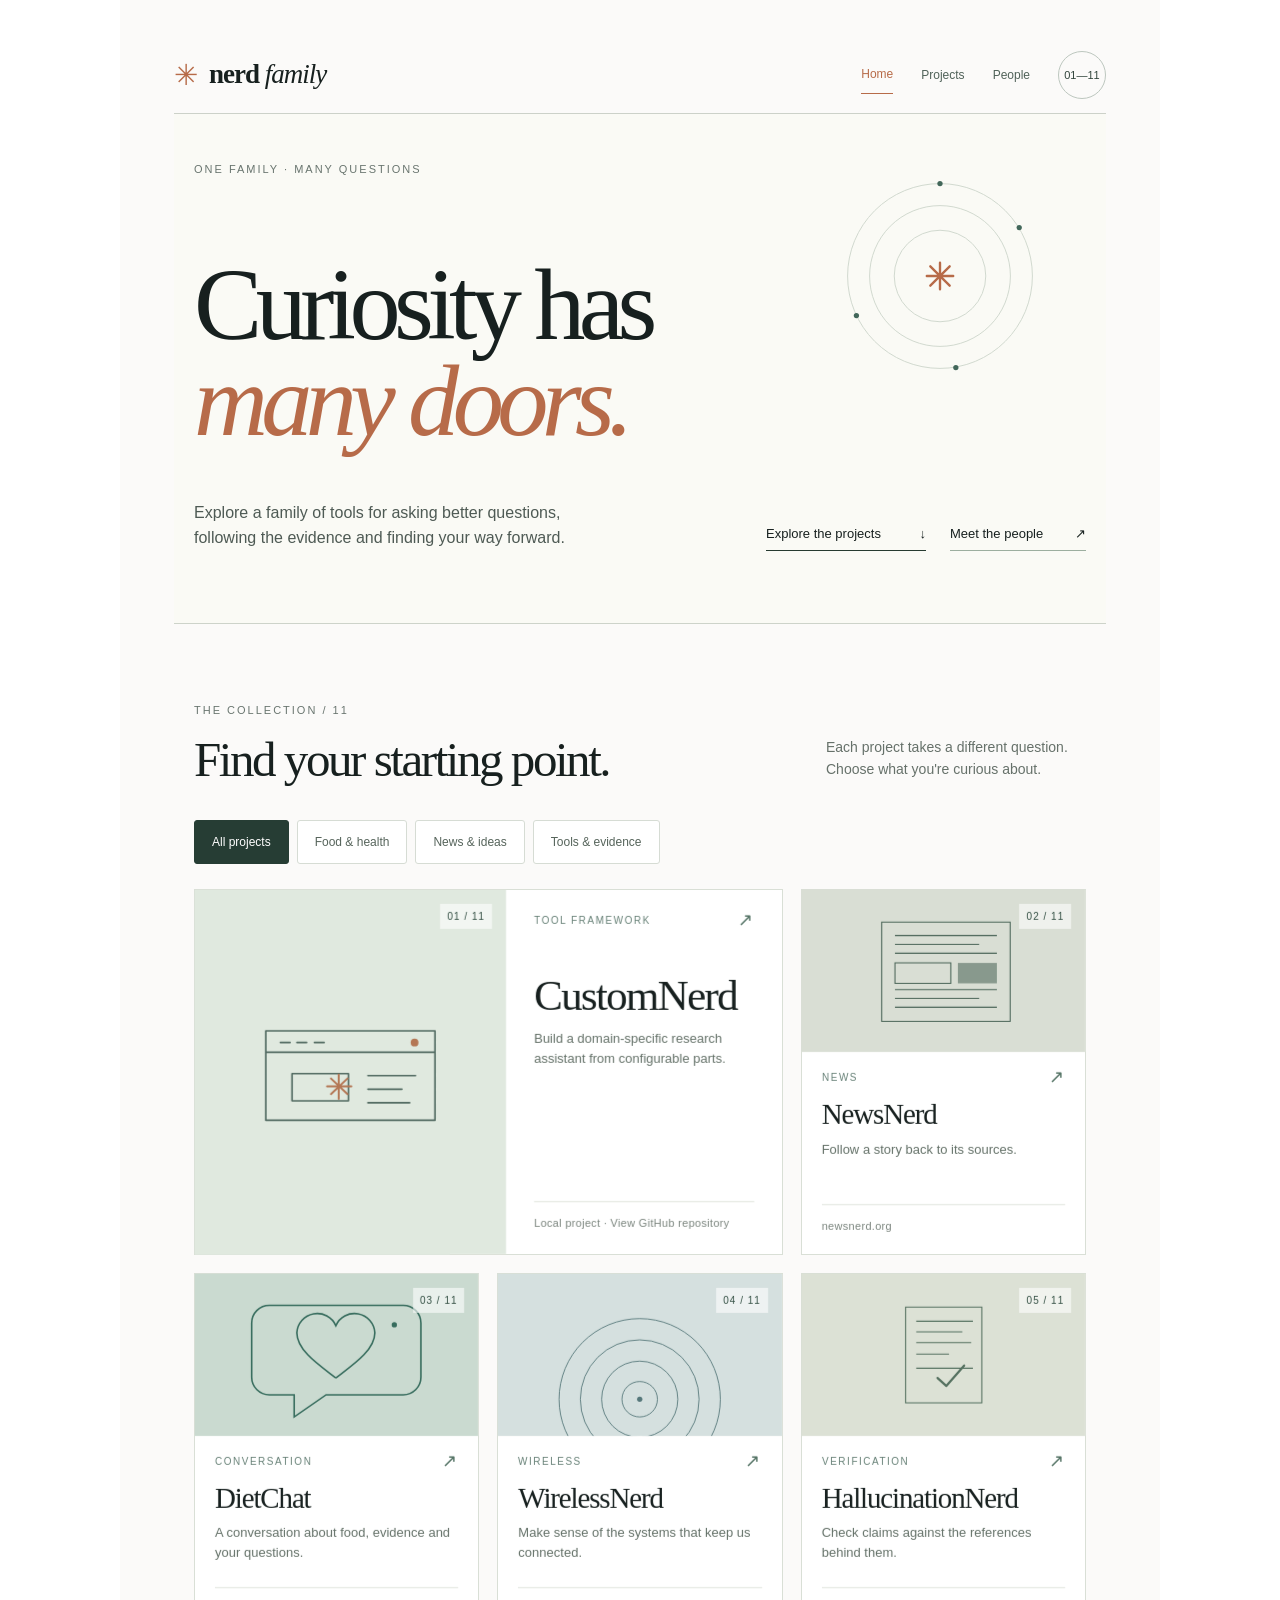
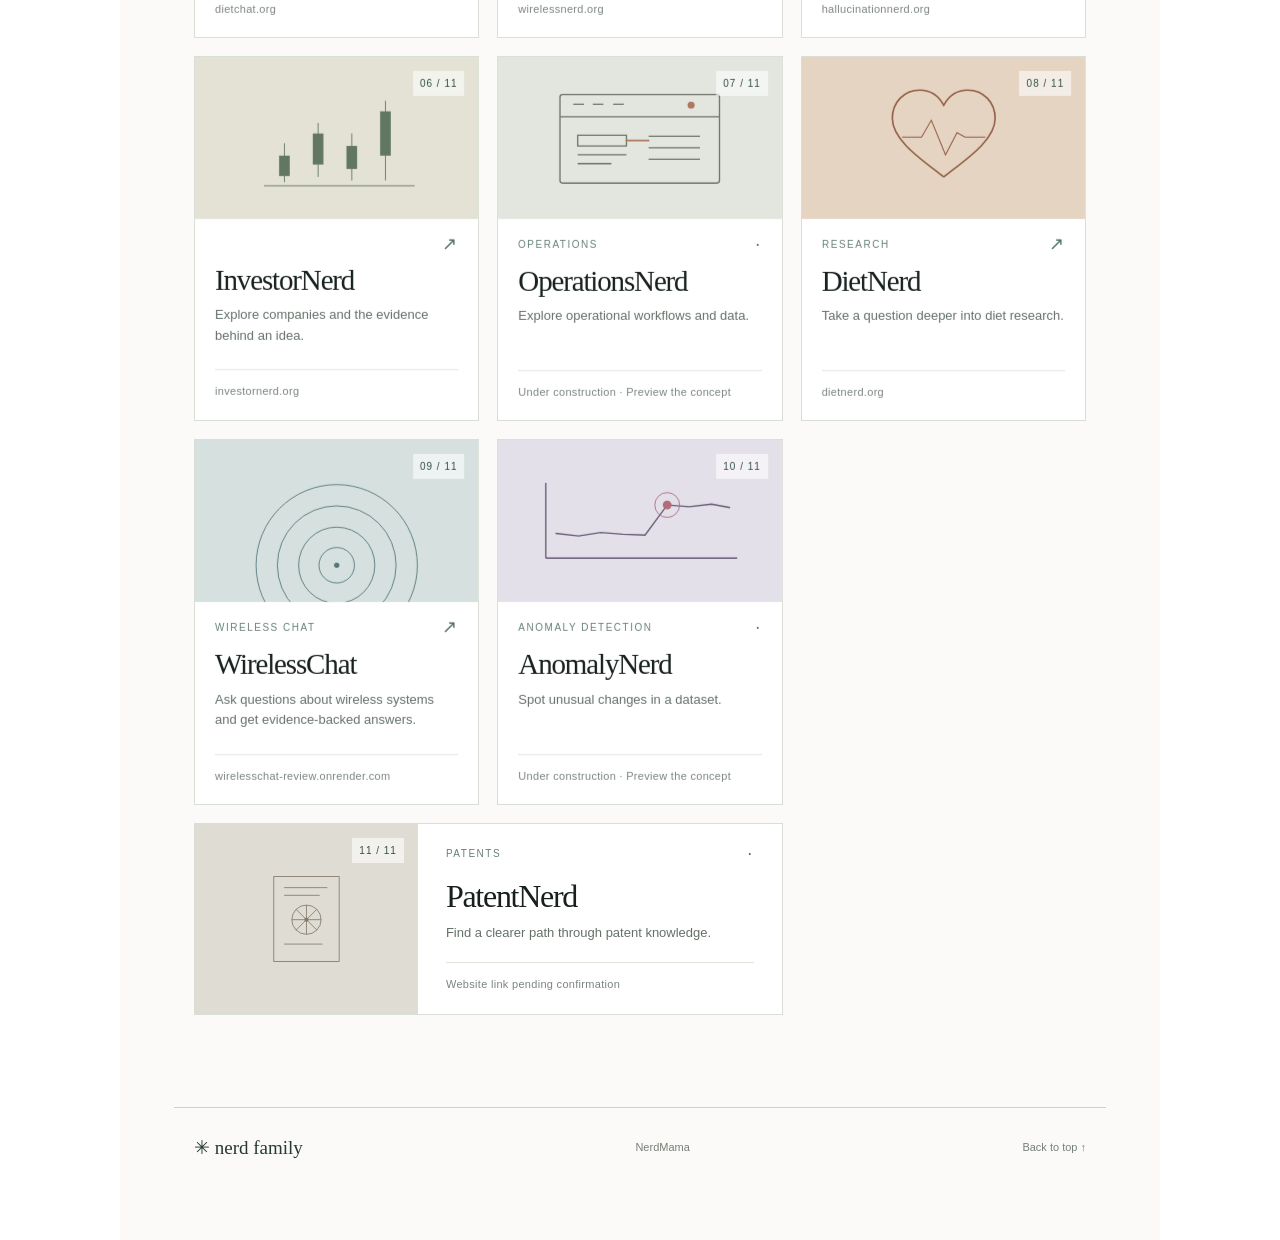
<file: index.html>
<!DOCTYPE html>

<html lang="en"><head><meta charset="utf-8"/><meta content="width=device-width,initial-scale=1" name="viewport"/><meta content="light" name="color-scheme"/><title>Nerd family - Home</title><link href="favicon.svg" rel="icon" type="image/svg+xml"/><style>
html,body{margin:0;min-height:100%;}body{background:#fff;color:#251f21}.file-card{box-sizing:border-box;width:100%;max-width:1040px;margin:0 auto;padding:36px;background:#fbfaf9;display:flex;flex-direction:column;gap:48px}.file-card>*{min-width:0}.file-card a{color:inherit}@media(max-width:767px){.file-card{padding:24px}}

html {
  scroll-behavior: smooth;
}
html,
body,
#root {
  margin: 0;
  min-height: 100%;
}
body {
  background: #fff;
  color: #17201f;
}
.site-shell {
  font-family:
    Arial,
    Helvetica,
    sans-serif;
  max-width: 1180px;
  margin: auto;
  padding: 0 18px;
}
.site-shell * {
  box-sizing: border-box;
}
.masthead {
  height: 78px;
  display: flex;
  align-items: center;
  justify-content: space-between;
  border-bottom: 1px solid #ccd1c9;
}
.brand {
  display: flex;
  gap: 12px;
  align-items: center;
  font-family: Georgia, serif;
  font-weight: bold;
  font-size: 27px;
  letter-spacing: -1px;
}
.brand-symbol {
  font-family: Arial;
  font-size: 29px;
  font-weight: normal;
  color: #b76b49;
}
.brand-small {
  font-weight: normal;
  font-style: italic;
}
.mast-right {
  display: flex;
  gap: 28px;
  align-items: center;
  font: 10px Arial, sans-serif;
  letter-spacing: 1.5px;
  color: #63706b;
}
.edition {
  border: 1px solid #bdc7bf;
  border-radius: 50%;
  width: 48px;
  height: 48px;
  display: grid;
  place-items: center;
  letter-spacing: 0;
  font-size: 11px;
  color: #31443b;
}
.hero {
  min-height: 510px;
  border-bottom: 1px solid #cdd3ca;
  position: relative;
  padding: 49px 20px 48px;
  background: #fafaf5;
}
.hero-top {
  display: flex;
  justify-content: space-between;
}
.eyebrow {
  font: 11px Arial, sans-serif;
  letter-spacing: 2px;
  color: #69756f;
}
.orbit {
  position: absolute;
  right: 7%;
  top: 47px;
  width: 230px;
  height: 230px;
  border: 1px solid #d8dcd2;
  border-radius: 50%;
  transform: rotate(-20deg);
}
.orbit:before,
.orbit:after {
  content: "";
  position: absolute;
  border: 1px solid #d8dcd2;
  border-radius: 50%;
}
.orbit:before {
  inset: 26px;
}
.orbit:after {
  inset: 63px;
}
.orbit b {
  position: absolute;
  left: 87px;
  top: 72px;
  font: 50px Arial;
  color: #b76b49;
  transform: rotate(20deg);
  font-weight: normal;
}
.orbit i {
  position: absolute;
  width: 6px;
  height: 6px;
  background: #4e6b60;
  border-radius: 50%;
}
.orbit i:nth-of-type(1) {
  top: 7px;
  left: 92px;
}
.orbit i:nth-of-type(2) {
  right: 8px;
  top: 113px;
}
.orbit i:nth-of-type(3) {
  bottom: 5px;
  left: 120px;
}
.orbit i:nth-of-type(4) {
  left: 30px;
  bottom: 52px;
}
.hero h1 {
  font:
    normal clamp(58px, 8vw, 112px)/.94 Georgia,
    "Times New Roman",
    serif;
  letter-spacing: -.065em;
  margin: 82px 0 50px;
  max-width: 850px;
  position: relative;
}
.hero h1 em {
  font-weight: normal;
  color: #b76b49;
}
.hero-bottom {
  display: flex;
  justify-content: space-between;
  align-items: end;
  gap: 30px;
}
.hero-bottom p {
  font-size: 16px;
  line-height: 1.6;
  max-width: 410px;
  margin: 0;
  color: #4e5a54;
}
.explore {
  font-size: 13px;
  color: #263a30;
  border-bottom: 1px solid #263a30;
  text-decoration: none;
  padding-bottom: 9px;
  min-width: 160px;
  display: flex;
  justify-content: space-between;
}
.catalog {
  padding: 76px 20px 92px;
}
.section-top {
  display: flex;
  justify-content: space-between;
  align-items: end;
  gap: 35px;
}
.section-top h2 {
  font: normal 49px/1.05 Georgia, serif;
  letter-spacing: -.05em;
  margin: 16px 0 0;
}
.section-top p {
  font-size: 14px;
  line-height: 1.6;
  max-width: 260px;
  color: #66716a;
  margin: 0 0 5px;
}
.filters {
  display: flex;
  gap: 8px;
  flex-wrap: wrap;
  margin: 35px 0 25px;
}
.filters button {
  font: 12px Arial;
  color: #56645b;
  background: #fff;
  border: 1px solid #d6dcd4;
  padding: 12px 17px;
  border-radius: 3px;
  cursor: pointer;
  min-height: 44px;
}
.filters button.active {
  background: #263d34;
  border-color: #263d34;
  color: #fff;
}
.filters button:hover:not(.active) {
  border-color: #263d34;
  color: #263d34;
}
.project-grid {
  display: grid;
  grid-template-columns: repeat(3, minmax(0, 1fr));
  gap: 18px;
}
.project {
  min-width: 0;
  border: 1px solid #d9dfd6;
  background: #fff;
  transition: transform .25s ease, box-shadow .25s ease;
}
.project:hover {
  transform: translateY(-3px);
  box-shadow: 0 10px 25px #20352813;
}
.art-frame {
  height: 162px;
  position: relative;
  overflow: hidden;
  background: #e4e8df;
}
.index {
  position: absolute;
  right: 14px;
  top: 14px;
  font: 10px Arial;
  letter-spacing: 1px;
  background: #fff9;
  padding: 7px;
  color: #345044;
}
.art {
  height: 100%;
  width: 100%;
  position: relative;
  overflow: hidden;
}
.art-inner {
  width: 100%;
  height: 100%;
  position: relative;
}
.art i {
  position: absolute;
  display: block;
}
.art-waves {
  background: #cadad0;
}
.art-waves i {
  width: 230px;
  height: 230px;
  border: 1.5px solid #366c5d;
  border-radius: 50%;
  top: 35px;
  left: 25%;
}
.art-waves i:nth-child(2) {
  top: 47px;
  left: 29%;
}
.art-waves i:nth-child(3) {
  top: 59px;
  left: 33%;
}
.art-waves i:nth-child(4) {
  top: 71px;
  left: 37%;
}
.art-waves i:nth-child(5) {
  top: 83px;
  left: 41%;
}
.art-rings {
  background: #e5d4c1;
}
.art-rings i {
  width: 120px;
  height: 120px;
  border: 1.5px solid #935e47;
  border-radius: 50%;
  top: 20px;
  left: calc(50% - 60px);
}
.art-rings i:nth-child(2) {
  transform: scale(.75);
}
.art-rings i:nth-child(3) {
  transform: scale(.5);
}
.art-rings i:nth-child(4) {
  transform: scale(.25);
  background: #935e47;
}
.art-lines {
  background: #d9ded4;
}
.art-lines i {
  width: 140%;
  height: 1px;
  background: #496457;
  top: 25%;
  left: -20%;
  transform: rotate(-12deg);
}
.art-lines i:nth-child(2) {
  top: 38%;
  transform: rotate(11deg);
}
.art-lines i:nth-child(3) {
  top: 51%;
}
.art-lines i:nth-child(4) {
  top: 65%;
  transform: rotate(11deg);
}
.art-lines i:nth-child(5) {
  top: 78%;
}
.art-globe {
  background: #d4dedb;
}
.art-globe i {
  width: 125px;
  height: 125px;
  border: 1px solid #426a68;
  border-radius: 50%;
  top: 18px;
  left: calc(50% - 62px);
}
.art-globe i:nth-child(2) {
  transform: scaleX(.45);
}
.art-globe i:nth-child(3) {
  height: 1px;
  top: 58px;
}
.art-globe i:nth-child(4) {
  height: 1px;
  top: 97px;
}
.art-pulse {
  background: #e7d9d1;
}
.art-pulse i {
  width: 15%;
  height: 1px;
  background: #a66c51;
  left: 8%;
  top: 50%;
}
.art-pulse i:nth-child(2) {
  height: 50px;
  width: 1px;
  left: 23%;
  top: 28%;
  transform: rotate(20deg);
}
.art-pulse i:nth-child(3) {
  height: 85px;
  width: 1px;
  left: 40%;
  top: 28%;
  transform: rotate(-32deg);
}
.art-pulse i:nth-child(4) {
  height: 50px;
  width: 1px;
  left: 65%;
  top: 31%;
  transform: rotate(28deg);
}
.art-pulse i:nth-child(5) {
  left: 80%;
}
.art-verify {
  background: #dce1d5;
}
.art-verify i {
  width: 90px;
  height: 90px;
  border: 1px solid #557160;
  top: 35px;
  left: calc(50% - 45px);
  transform: rotate(45deg);
}
.art-verify i:nth-child(2) {
  width: 40px;
  height: 40px;
  top: 60px;
  left: calc(50% - 20px);
  background: #557160;
}
.art-verify i:nth-child(n+3) {
  display: none;
}
.art-bars {
  background: #e3e2d4;
}
.art-bars i {
  width: 18px;
  height: 32px;
  background: #627761;
  bottom: 25px;
  left: 30%;
}
.art-bars i:nth-child(2) {
  height: 70px;
  left: 40%;
}
.art-bars i:nth-child(3) {
  height: 53px;
  left: 50%;
}
.art-bars i:nth-child(4) {
  height: 100px;
  left: 60%;
}
.art-bars i:nth-child(5) {
  height: 79px;
  left: 70%;
}
.art-patent {
  background: #dfddd3;
}
.art-patent i {
  border: 1px solid #81786a;
  width: 83px;
  height: 105px;
  top: 28px;
  left: calc(50% - 42px);
}
.art-patent i:nth-child(2) {
  width: 65px;
  height: 1px;
  top: 57px;
  left: calc(50% - 32px);
}
.art-patent i:nth-child(3) {
  width: 65px;
  height: 1px;
  top: 75px;
  left: calc(50% - 32px);
}
.art-patent i:nth-child(4) {
  width: 45px;
  height: 1px;
  top: 93px;
  left: calc(50% - 32px);
}
.art-patent i:nth-child(5) {
  display: none;
}
.art-signal {
  background: #d5e0df;
}
.art-signal i {
  border: 1px solid #55777a;
  border-radius: 50%;
  width: 38px;
  height: 38px;
  top: 100px;
  left: calc(50% - 19px);
}
.art-signal i:nth-child(2) {
  width: 90px;
  height: 90px;
  top: 74px;
  left: calc(50% - 45px);
}
.art-signal i:nth-child(3) {
  width: 145px;
  height: 145px;
  top: 47px;
  left: calc(50% - 72px);
}
.art-signal i:nth-child(4) {
  width: 200px;
  height: 200px;
  top: 20px;
  left: calc(50% - 100px);
}
.art-signal i:nth-child(5) {
  display: none;
}
.project-copy {
  padding: 20px 20px 22px;
}
.project-meta {
  display: flex;
  justify-content: space-between;
  color: #668076;
  font-size: 10px;
  letter-spacing: 1.5px;
}
.arrow {
  font-size: 18px;
  line-height: 10px;
  color: #547365;
}
.project h3 {
  font: normal 29px/1.15 Georgia, serif;
  letter-spacing: -.04em;
  margin: 15px 0 8px;
}
.project p {
  font-size: 13px;
  line-height: 1.55;
  color: #647168;
  margin: 0;
  min-height: 42px;
}
.domain {
  font: 11px Arial;
  letter-spacing: .3px;
  color: #7b857e;
  border-top: 1px solid #e0e4dd;
  margin-top: 22px;
  padding-top: 15px;
}
.featured {
  grid-column: span 2;
  display: grid;
  grid-template-columns: 53% 47%;
  min-height: 263px;
}
.featured .art-frame {
  height: auto;
  min-height: 263px;
}
.featured .art-waves i {
  width: 360px;
  height: 360px;
  top: 25px;
}
.featured .art-waves i:nth-child(2) {
  top: 40px;
}
.featured .art-waves i:nth-child(3) {
  top: 55px;
}
.featured .art-waves i:nth-child(4) {
  top: 70px;
}
.featured .art-waves i:nth-child(5) {
  top: 85px;
}
.featured .project-copy {
  display: flex;
  flex-direction: column;
  padding: 25px 28px;
}
.featured h3 {
  font-size: 43px;
  margin-top: 45px;
}
.featured .domain {
  margin-top: auto;
}
footer {
  border-top: 1px solid #cdd3ca;
  padding: 28px 20px 45px;
  display: flex;
  justify-content: space-between;
  gap: 16px;
  align-items: center;
  font-size: 11px;
  color: #758077;
}
.footer-mark {
  font: 19px Georgia, serif;
  color: #253a31;
}
footer a {
  color: #314b3d;
  text-decoration: none;
}
@media (max-width: 760px) {
  .site-shell {
    padding: 0 6px;
  }
  .masthead {
    height: 63px;
    padding: 0 14px;
  }
  .brand {
    font-size: 21px;
  }
  .brand-symbol {
    font-size: 23px;
  }
  .mast-right > span:first-child {
    display: none;
  }
  .edition {
    width: 39px;
    height: 39px;
    font-size: 9px;
  }
  .hero {
    min-height: 490px;
    padding: 36px 18px 33px;
  }
  .orbit {
    width: 130px;
    height: 130px;
    right: 5%;
    top: 62px;
  }
  .orbit:before {
    inset: 17px;
  }
  .orbit:after {
    inset: 39px;
  }
  .orbit b {
    font-size: 30px;
    left: 48px;
    top: 36px;
  }
  .hero h1 {
    font-size: clamp(50px, 12vw, 78px);
    margin: 157px 0 34px;
    line-height: .97;
  }
  .hero-bottom {
    display: block;
  }
  .hero-bottom p {
    font-size: 14px;
    line-height: 1.55;
    max-width: 320px;
  }
  .explore {
    margin-top: 22px;
    max-width: 200px;
  }
  .catalog {
    padding: 49px 18px 60px;
  }
  .section-top {
    display: block;
  }
  .section-top h2 {
    font-size: 37px;
  }
  .section-top p {
    font-size: 13px;
    margin-top: 13px;
  }
  .filters {
    margin: 24px 0 20px;
    gap: 7px;
  }
  .filters button {
    padding: 10px 12px;
    font-size: 11px;
  }
  .project-grid {
    grid-template-columns: 1fr;
    gap: 14px;
  }
  .featured {
    grid-column: auto;
    display: block;
    min-height: 0;
  }
  .featured .art-frame {
    min-height: 0;
    height: 162px;
  }
  .featured .project-copy {
    padding: 20px;
    display: block;
  }
  .featured h3 {
    font-size: 29px;
    margin: 15px 0 8px;
  }
  .featured .domain {
    margin-top: 22px;
  }
  .project h3 {
    font-size: 27px;
  }
  footer {
    padding: 25px 18px 35px;
    align-items: start;
    flex-wrap: wrap;
    line-height: 1.5;
  }
  footer span:nth-child(2) {
    order: 3;
    width: 100%;
  }
}
@media (min-width: 761px) {
  .project-grid:has(.featured) > .project:last-child {
    grid-column: span 3;
    display: grid;
    grid-template-columns: 38% 62%;
    min-height: 180px;
  }
  .project-grid:has(.featured) > .project:last-child .art-frame {
    height: auto;
    min-height: 180px;
  }
  .project-grid:has(.featured) > .project:last-child .project-copy {
    padding: 22px 28px;
    display: flex;
    flex-direction: column;
  }
  .project-grid:has(.featured) > .project:last-child h3 {
    margin: 22px 0 6px;
  }
  .project-grid:has(.featured) > .project:last-child p {
    min-height: 0;
  }
  .project-grid:has(.featured) > .project:last-child .domain {
    margin-top: auto;
  }
}
.mast-right a {
  color: #506259;
  text-decoration: none;
  font-size: 12px;
  letter-spacing: 0;
  text-transform: none;
  padding: 12px 0;
}
.mast-right a:hover {
  color: #b76b49;
}
.about {
  background: #edf1ea;
  border-top: 1px solid #cfd8ce;
  padding: 65px 20px 80px;
  display: grid;
  grid-template-columns: 39% 61%;
  gap: 30px;
}
.about h2 {
  font: normal 52px/1.05 Georgia, serif;
  letter-spacing: -.05em;
  margin: 20px 0;
}
.about-intro p {
  font-size: 15px;
  line-height: 1.65;
  color: #5c6960;
  max-width: 350px;
}
.about-list {
  padding-right: 30px;
}
.about-row {
  display: grid;
  grid-template-columns: 42% 58%;
  border-bottom: 1px solid #cdd6cc;
  padding: 13px 0;
  gap: 10px;
  font-size: 12px;
  line-height: 1.35;
  color: #63736a;
}
.about-row strong {
  font: normal 18px Georgia, serif;
  color: #273a31;
}
.about-head {
  font-size: 10px;
  letter-spacing: 1.3px;
  padding-top: 0;
  color: #687d72;
}
.credits-note {
  font-size: 11px;
  color: #66776c;
  line-height: 1.5;
  margin: 18px 0 0;
}
@media (max-width: 760px) {
  .mast-right {
    gap: 10px;
  }
  .mast-right a {
    font-size: 10px;
  }
  .edition {
    display: none;
  }
  .about {
    display: block;
    padding: 50px 18px;
  }
  .about h2 {
    font-size: 39px;
  }
  .about-intro p {
    font-size: 13px;
  }
  .about-list {
    padding: 20px 0 0;
  }
  .about-row {
    grid-template-columns: 42% 58%;
    font-size: 11px;
  }
  .about-row strong {
    font-size: 15px;
  }
}
.concept-note {
  font-size: 12px;
  line-height: 1.5;
  color: #66736b;
  border-left: 2px solid #bd8b70;
  padding: 3px 0 3px 12px;
  margin: 0 0 20px;
  max-width: 720px;
}
.alias {
  font: 11px Arial;
  color: #a2694f;
  margin-top: 12px;
}
.project .alias + .domain {
  margin-top: 11px;
}
.orbit-image {
  position: absolute;
  right: 6%;
  top: 42px;
  width: 220px;
  height: 240px;
  object-fit: cover;
  mix-blend-mode: multiply;
}
@media (max-width: 760px) {
  .orbit-image {
    width: 130px;
    height: 145px;
    right: 4%;
    top: 55px;
  }
}
.hero-links {
  display: flex;
  gap: 24px;
  align-items: center;
}
.meet-link {
  font-size: 13px;
  color: #556c5c;
  text-decoration: none;
  border-bottom: 1px solid #9cae9f;
  padding-bottom: 9px;
  min-width: 136px;
  display: flex;
  justify-content: space-between;
}
.meet-link:hover,
.explore:hover {
  color: #a65f40;
  border-color: #a65f40;
}
.mast-right a:focus-visible,
.explore:focus-visible,
.meet-link:focus-visible,
.filters button:focus-visible,
footer a:focus-visible {
  outline: 2px solid #af6548;
  outline-offset: 3px;
}
.about {
  position: relative;
}
.about-asterisk {
  font: normal 49px Georgia, serif;
  color: #af694c;
  margin: 6px 0 0;
}
.about-intro {
  position: relative;
}
.about-intro p {
  margin-top: 8px;
}
.art-inner {
  transition: transform .5s ease;
}
.project:hover .art-inner {
  transform: scale(1.05);
}
.orbit-image {
  animation: orbit-settle 1.1s cubic-bezier(.2, .7, .2, 1) both;
}
@keyframes orbit-settle {
  from {
    opacity: 0;
    transform: translateY(12px) rotate(-8deg);
  }
  to {
    opacity: 1;
    transform: translateY(0) rotate(0);
  }
}
@media (max-width: 760px) {
  .hero-links {
    display: flex;
    flex-wrap: wrap;
    gap: 13px 24px;
    align-items: start;
    margin-top: 23px;
  }
  .hero-links .explore {
    margin-top: 0;
  }
  .meet-link {
    font-size: 13px;
    min-width: 145px;
  }
  .about-asterisk {
    font-size: 37px;
  }
}
@media (max-width: 380px) {
  .hero-links {
    display: block;
  }
  .meet-link {
    margin-top: 15px;
    max-width: 175px;
  }
}
@media (prefers-reduced-motion: reduce) {
  html {
    scroll-behavior: auto;
  }
  .project,
  .art-inner,
  .orbit-image {
    transition: none !important;
    animation: none !important;
  }
  .project:hover,
  .project:hover .art-inner {
    transform: none;
  }
}
.orbit-image {
  animation: none;
}
.orbit-svg {
  position: absolute;
  right: 6%;
  top: 42px;
  width: 220px;
  height: 240px;
}
.orbit-rotator {
  transform-origin: 125px 125px;
  animation: orbit-gentle 22s linear infinite;
}
.wave-svg,
.globe-svg,
.signal-svg {
  width: 100%;
  height: 100%;
  display: block;
}
.wave-path {
  stroke-dasharray: 270;
  stroke-dashoffset: 270;
  animation: draw-wave 1.5s cubic-bezier(.2, .8, .2, 1) forwards;
}
.globe-dot {
  transform-origin: 160px 85px;
  animation: globe-travel 8s ease-in-out infinite;
}
.signal-ring {
  transform-origin: 160px 135px;
  animation: signal-breathe 4.3s ease-in-out infinite;
}
.project:hover .wave-svg {
  transform: translateX(3px);
  transition: transform .4s ease;
}
.project:hover .globe-svg {
  transform: rotate(7deg);
  transition: transform .4s ease;
}
@keyframes orbit-gentle {
  to {
    transform: rotate(360deg);
  }
}
@keyframes draw-wave {
  to {
    stroke-dashoffset: 0;
  }
}
@keyframes globe-travel {
  0%, 100% {
    transform: rotate(0);
  }
  50% {
    transform: rotate(180deg);
  }
}
@keyframes signal-breathe {
  0%, 100% {
    opacity: .5;
    transform: scale(.97);
  }
  50% {
    opacity: 1;
    transform: scale(1.04);
  }
}
@media (max-width: 760px) {
  .orbit-svg {
    right: 4%;
    top: 55px;
    width: 130px;
    height: 145px;
  }
}
@media (prefers-reduced-motion: reduce) {
  .orbit-rotator,
  .wave-path,
  .globe-dot,
  .signal-ring {
    animation: none !important;
  }
  .wave-path {
    stroke-dashoffset: 0;
  }
  .project:hover .wave-svg,
  .project:hover .globe-svg {
    transform: none;
    transition: none;
  }
}
.brand {
  text-decoration: none;
  color: inherit;
}
.mast-right a[aria-current=page] {
  color: #b76b49;
  border-bottom: 1px solid #b76b49;
}
.people-page-lead {
  padding: 76px 20px 85px;
  background: #fafaf5;
  border-bottom: 1px solid #d7ded3;
}
.people-page-lead h1 {
  font: normal clamp(52px, 7vw, 96px)/.99 Georgia, serif;
  letter-spacing: -.055em;
  margin: 48px 0 27px;
}
.people-page-lead h1 em {
  color: #b76b49;
  font-weight: normal;
}
.people-page-lead p {
  font-size: 17px;
  line-height: 1.6;
  color: #5c6b61;
  max-width: 470px;
}
.people-page .about {
  min-height: 620px;
}
.people-page .about h2 {
  font-size: 34px;
}
.people-page .about-intro p {
  font-size: 14px;
}
@media (max-width: 760px) {
  .people-page-lead {
    padding: 65px 18px 75px;
  }
  .people-page-lead h1 {
    font-size: clamp(48px, 12vw, 65px);
    margin: 70px 0 25px;
  }
  .people-page-lead p {
    font-size: 14px;
  }
  .people-page .about {
    min-height: 0;
  }
  .people-page .about h2 {
    font-size: 30px;
  }
}
.wave-path {
  stroke-dasharray: none;
  stroke-dashoffset: 0;
  animation: none;
}
.project:hover .wave-path {
  animation: wave-breathe 2.5s ease-in-out infinite;
}
@keyframes wave-breathe {
  0%, 100% {
    opacity: 1;
  }
  50% {
    opacity: .58;
  }
}
.field-svg {
  display: block;
  width: 100%;
  height: 100%;
}
.grain {
  animation: grain-drift 4s ease-in-out infinite;
}
.news-sweep {
  animation: news-scan 5.5s ease-in-out infinite;
}
.pulse-line {
  stroke-dasharray: 280;
  stroke-dashoffset: 0;
  animation: pulse-scan 4.5s ease-in-out infinite;
}
.verify-check {
  stroke-dasharray: 50;
  stroke-dashoffset: 0;
  animation: verify-mark 5s ease-in-out infinite;
}
.candle {
  transform-box: fill-box;
  transform-origin: bottom center;
  animation: candle-rise 4.2s ease-in-out infinite;
}
.candle:nth-child(2) {
  animation-delay: .45s;
}
.candle:nth-child(3) {
  animation-delay: .9s;
}
.candle:nth-child(4) {
  animation-delay: 1.35s;
}
.blueprint-dot {
  animation: signal-breathe 3s ease-in-out infinite;
}
@keyframes grain-drift {
  50% {
    transform: translate(5px, -4px);
  }
}
@keyframes news-scan {
  0%, 100% {
    opacity: .25;
    transform: translateY(0);
  }
  50% {
    opacity: .75;
    transform: translateY(5px);
  }
}
@keyframes pulse-scan {
  0%, 100% {
    opacity: .62;
    stroke-dashoffset: 0;
  }
  50% {
    opacity: 1;
    stroke-dashoffset: 9;
  }
}
@keyframes verify-mark {
  0%, 100% {
    stroke-dashoffset: 0;
  }
  45% {
    stroke-dashoffset: 0;
  }
  55% {
    stroke-dashoffset: 50;
  }
  72% {
    stroke-dashoffset: 0;
  }
}
@keyframes candle-rise {
  0%, 100% {
    transform: scaleY(1);
  }
  50% {
    transform: scaleY(1.16);
  }
}
@media (prefers-reduced-motion: reduce) {
  .grain,
  .news-sweep,
  .pulse-line,
  .verify-check,
  .candle,
  .blueprint-dot {
    animation: none !important;
  }
}
.chat-heart,
.diet-heart {
  stroke-dasharray: 360;
  stroke-dashoffset: 0;
}
.project:hover .chat-heart {
  animation: heart-ink 1s ease-out;
}
.project:hover .diet-heart {
  animation: heart-ink 1s ease-out;
}
.chat-dot {
  animation: chat-blink 3.4s ease-in-out infinite;
}
@keyframes heart-ink {
  from {
    stroke-dashoffset: 360;
  }
  to {
    stroke-dashoffset: 0;
  }
}
@keyframes chat-blink {
  0%, 70%, 100% {
    opacity: 1;
  }
  80% {
    opacity: .25;
  }
}
@media (prefers-reduced-motion: reduce) {
  .project:hover .chat-heart,
  .project:hover .diet-heart,
  .chat-dot {
    animation: none !important;
  }
}
@media (min-width: 761px) {
  .project-grid:has(.featured) > .project:last-child {
    grid-column: auto;
    display: block;
    min-height: 0;
  }
  .project-grid:has(.featured) > .project:last-child .art-frame {
    height: 162px;
    min-height: 0;
  }
  .project-grid:has(.featured) > .project:last-child .project-copy {
    display: block;
    padding: 20px 20px 22px;
  }
  .project-grid:has(.featured) > .project:last-child h3 {
    margin: 15px 0 8px;
  }
  .project-grid:has(.featured) > .project:last-child p {
    min-height: 42px;
  }
  .project-grid:has(.featured) > .project:last-child .domain {
    margin-top: 22px;
  }
}
@media (min-width: 761px) {
  .project-grid:has(.featured) > .project:last-child {
    grid-column: span 2;
    display: grid;
    grid-template-columns: 47% 53%;
    min-height: 235px;
  }
  .project-grid:has(.featured) > .project:last-child .art-frame {
    height: auto;
    min-height: 235px;
  }
  .project-grid:has(.featured) > .project:last-child .project-copy {
    padding: 24px 27px;
    display: flex;
    flex-direction: column;
  }
  .project-grid:has(.featured) > .project:last-child h3 {
    font-size: 34px;
    margin: 30px 0 8px;
  }
  .project-grid:has(.featured) > .project:last-child p {
    min-height: 0;
  }
  .project-grid:has(.featured) > .project:last-child .domain {
    margin-top: auto;
  }
}

html {scroll-behavior:smooth} html,body,#root{margin:0;min-height:100%} body{background:#fff;color:#17201f} .site-shell{font-family:Arial,Helvetica,sans-serif;max-width:1180px;margin:auto;padding:0 18px} .site-shell *{box-sizing:border-box} .masthead{height:78px;display:flex;align-items:center;justify-content:space-between;border-bottom:1px solid #ccd1c9}.brand{display:flex;gap:12px;align-items:center;font-family:Georgia,serif;font-weight:bold;font-size:27px;letter-spacing:-1px}.brand-symbol{font-family:Arial;font-size:29px;font-weight:normal;color:#b76b49}.brand-small{font-weight:normal;font-style:italic}.mast-right{display:flex;gap:28px;align-items:center;font:10px Arial,sans-serif;letter-spacing:1.5px;color:#63706b}.edition{border:1px solid #bdc7bf;border-radius:50%;width:48px;height:48px;display:grid;place-items:center;letter-spacing:0;font-size:11px;color:#31443b}.hero{min-height:510px;border-bottom:1px solid #cdd3ca;position:relative;padding:49px 20px 48px;background:#fafaf5}.hero-top{display:flex;justify-content:space-between}.eyebrow{font:11px Arial,sans-serif;letter-spacing:2px;color:#69756f}.orbit{position:absolute;right:7%;top:47px;width:230px;height:230px;border:1px solid #d8dcd2;border-radius:50%;transform:rotate(-20deg)}.orbit:before,.orbit:after{content:'';position:absolute;border:1px solid #d8dcd2;border-radius:50%}.orbit:before{inset:26px}.orbit:after{inset:63px}.orbit b{position:absolute;left:87px;top:72px;font:50px Arial;color:#b76b49;transform:rotate(20deg);font-weight:normal}.orbit i{position:absolute;width:6px;height:6px;background:#4e6b60;border-radius:50%}.orbit i:nth-of-type(1){top:7px;left:92px}.orbit i:nth-of-type(2){right:8px;top:113px}.orbit i:nth-of-type(3){bottom:5px;left:120px}.orbit i:nth-of-type(4){left:30px;bottom:52px}.hero h1{font:normal clamp(58px,8vw,112px)/.94 Georgia,'Times New Roman',serif;letter-spacing:-.065em;margin:82px 0 50px;max-width:850px;position:relative}.hero h1 em{font-weight:normal;color:#b76b49}.hero-bottom{display:flex;justify-content:space-between;align-items:end;gap:30px}.hero-bottom p{font-size:16px;line-height:1.6;max-width:410px;margin:0;color:#4e5a54}.explore{font-size:13px;color:#263a30;border-bottom:1px solid #263a30;text-decoration:none;padding-bottom:9px;min-width:160px;display:flex;justify-content:space-between}.catalog{padding:76px 20px 92px}.section-top{display:flex;justify-content:space-between;align-items:end;gap:35px}.section-top h2{font:normal 49px/1.05 Georgia,serif;letter-spacing:-.05em;margin:16px 0 0}.section-top p{font-size:14px;line-height:1.6;max-width:260px;color:#66716a;margin:0 0 5px}.filters{display:flex;gap:8px;flex-wrap:wrap;margin:35px 0 25px}.filters button{font:12px Arial;color:#56645b;background:#fff;border:1px solid #d6dcd4;padding:12px 17px;border-radius:3px;cursor:pointer;min-height:44px}.filters button.active{background:#263d34;border-color:#263d34;color:#fff}.filters button:hover:not(.active){border-color:#263d34;color:#263d34}.project-grid{display:grid;grid-template-columns:repeat(3,minmax(0,1fr));gap:18px}.project{min-width:0;border:1px solid #d9dfd6;background:#fff;transition:transform .25s ease,box-shadow .25s ease}.project:hover{transform:translateY(-3px);box-shadow:0 10px 25px #20352813}.art-frame{height:162px;position:relative;overflow:hidden;background:#e4e8df}.index{position:absolute;right:14px;top:14px;font:10px Arial;letter-spacing:1px;background:#fff9;padding:7px;color:#345044}.art{height:100%;width:100%;position:relative;overflow:hidden}.art-inner{width:100%;height:100%;position:relative}.art i{position:absolute;display:block}.art-waves{background:#cadad0}.art-waves i{width:230px;height:230px;border:1.5px solid #366c5d;border-radius:50%;top:35px;left:25%}.art-waves i:nth-child(2){top:47px;left:29%}.art-waves i:nth-child(3){top:59px;left:33%}.art-waves i:nth-child(4){top:71px;left:37%}.art-waves i:nth-child(5){top:83px;left:41%}.art-rings{background:#e5d4c1}.art-rings i{width:120px;height:120px;border:1.5px solid #935e47;border-radius:50%;top:20px;left:calc(50% - 60px)}.art-rings i:nth-child(2){transform:scale(.75)}.art-rings i:nth-child(3){transform:scale(.5)}.art-rings i:nth-child(4){transform:scale(.25);background:#935e47}.art-lines{background:#d9ded4}.art-lines i{width:140%;height:1px;background:#496457;top:25%;left:-20%;transform:rotate(-12deg)}.art-lines i:nth-child(2){top:38%;transform:rotate(11deg)}.art-lines i:nth-child(3){top:51%}.art-lines i:nth-child(4){top:65%;transform:rotate(11deg)}.art-lines i:nth-child(5){top:78%}.art-globe{background:#d4dedb}.art-globe i{width:125px;height:125px;border:1px solid #426a68;border-radius:50%;top:18px;left:calc(50% - 62px)}.art-globe i:nth-child(2){transform:scaleX(.45)}.art-globe i:nth-child(3){height:1px;top:58px}.art-globe i:nth-child(4){height:1px;top:97px}.art-pulse{background:#e7d9d1}.art-pulse i{width:15%;height:1px;background:#a66c51;left:8%;top:50%}.art-pulse i:nth-child(2){height:50px;width:1px;left:23%;top:28%;transform:rotate(20deg)}.art-pulse i:nth-child(3){height:85px;width:1px;left:40%;top:28%;transform:rotate(-32deg)}.art-pulse i:nth-child(4){height:50px;width:1px;left:65%;top:31%;transform:rotate(28deg)}.art-pulse i:nth-child(5){left:80%}.art-verify{background:#dce1d5}.art-verify i{width:90px;height:90px;border:1px solid #557160;top:35px;left:calc(50% - 45px);transform:rotate(45deg)}.art-verify i:nth-child(2){width:40px;height:40px;top:60px;left:calc(50% - 20px);background:#557160}.art-verify i:nth-child(n+3){display:none}.art-bars{background:#e3e2d4}.art-bars i{width:18px;height:32px;background:#627761;bottom:25px;left:30%}.art-bars i:nth-child(2){height:70px;left:40%}.art-bars i:nth-child(3){height:53px;left:50%}.art-bars i:nth-child(4){height:100px;left:60%}.art-bars i:nth-child(5){height:79px;left:70%}.art-patent{background:#dfddd3}.art-patent i{border:1px solid #81786a;width:83px;height:105px;top:28px;left:calc(50% - 42px)}.art-patent i:nth-child(2){width:65px;height:1px;top:57px;left:calc(50% - 32px)}.art-patent i:nth-child(3){width:65px;height:1px;top:75px;left:calc(50% - 32px)}.art-patent i:nth-child(4){width:45px;height:1px;top:93px;left:calc(50% - 32px)}.art-patent i:nth-child(5){display:none}.art-signal{background:#d5e0df}.art-signal i{border:1px solid #55777a;border-radius:50%;width:38px;height:38px;top:100px;left:calc(50% - 19px)}.art-signal i:nth-child(2){width:90px;height:90px;top:74px;left:calc(50% - 45px)}.art-signal i:nth-child(3){width:145px;height:145px;top:47px;left:calc(50% - 72px)}.art-signal i:nth-child(4){width:200px;height:200px;top:20px;left:calc(50% - 100px)}.art-signal i:nth-child(5){display:none}.project-copy{padding:20px 20px 22px}.project-meta{display:flex;justify-content:space-between;color:#668076;font-size:10px;letter-spacing:1.5px}.arrow{font-size:18px;line-height:10px;color:#547365}.project h3{font:normal 29px/1.15 Georgia,serif;letter-spacing:-.04em;margin:15px 0 8px}.project p{font-size:13px;line-height:1.55;color:#647168;margin:0;min-height:42px}.domain{font:11px Arial;letter-spacing:.3px;color:#7b857e;border-top:1px solid #e0e4dd;margin-top:22px;padding-top:15px}.featured{grid-column:span 2;display:grid;grid-template-columns:53% 47%;min-height:263px}.featured .art-frame{height:auto;min-height:263px}.featured .art-waves i{width:360px;height:360px;top:25px}.featured .art-waves i:nth-child(2){top:40px}.featured .art-waves i:nth-child(3){top:55px}.featured .art-waves i:nth-child(4){top:70px}.featured .art-waves i:nth-child(5){top:85px}.featured .project-copy{display:flex;flex-direction:column;padding:25px 28px}.featured h3{font-size:43px;margin-top:45px}.featured .domain{margin-top:auto}footer{border-top:1px solid #cdd3ca;padding:28px 20px 45px;display:flex;justify-content:space-between;gap:16px;align-items:center;font-size:11px;color:#758077}.footer-mark{font:19px Georgia,serif;color:#253a31}footer a{color:#314b3d;text-decoration:none}@media(max-width:760px){.site-shell{padding:0 6px}.masthead{height:63px;padding:0 14px}.brand{font-size:21px}.brand-symbol{font-size:23px}.mast-right>span:first-child{display:none}.edition{width:39px;height:39px;font-size:9px}.hero{min-height:490px;padding:36px 18px 33px}.orbit{width:130px;height:130px;right:5%;top:62px}.orbit:before{inset:17px}.orbit:after{inset:39px}.orbit b{font-size:30px;left:48px;top:36px}.hero h1{font-size:clamp(50px,12vw,78px);margin:157px 0 34px;line-height:.97}.hero-bottom{display:block}.hero-bottom p{font-size:14px;line-height:1.55;max-width:320px}.explore{margin-top:22px;max-width:200px}.catalog{padding:49px 18px 60px}.section-top{display:block}.section-top h2{font-size:37px}.section-top p{font-size:13px;margin-top:13px}.filters{margin:24px 0 20px;gap:7px}.filters button{padding:10px 12px;font-size:11px}.project-grid{grid-template-columns:1fr;gap:14px}.featured{grid-column:auto;display:block;min-height:0}.featured .art-frame{min-height:0;height:162px}.featured .project-copy{padding:20px;display:block}.featured h3{font-size:29px;margin:15px 0 8px}.featured .domain{margin-top:22px}.project h3{font-size:27px}footer{padding:25px 18px 35px;align-items:start;flex-wrap:wrap;line-height:1.5}footer span:nth-child(2){order:3;width:100%}}
@media(min-width:761px){.project-grid:has(.featured)>.project:last-child{grid-column:span 3;display:grid;grid-template-columns:38% 62%;min-height:180px}.project-grid:has(.featured)>.project:last-child .art-frame{height:auto;min-height:180px}.project-grid:has(.featured)>.project:last-child .project-copy{padding:22px 28px;display:flex;flex-direction:column}.project-grid:has(.featured)>.project:last-child h3{margin:22px 0 6px}.project-grid:has(.featured)>.project:last-child p{min-height:0}.project-grid:has(.featured)>.project:last-child .domain{margin-top:auto}}
.mast-right a{color:#506259;text-decoration:none;font-size:12px;letter-spacing:0;text-transform:none;padding:12px 0}.mast-right a:hover{color:#b76b49}.about{background:#edf1ea;border-top:1px solid #cfd8ce;padding:65px 20px 80px;display:grid;grid-template-columns:39% 61%;gap:30px}.about h2{font:normal 52px/1.05 Georgia,serif;letter-spacing:-.05em;margin:20px 0}.about-intro p{font-size:15px;line-height:1.65;color:#5c6960;max-width:350px}.about-list{padding-right:30px}.about-row{display:grid;grid-template-columns:42% 58%;border-bottom:1px solid #cdd6cc;padding:13px 0;gap:10px;font-size:12px;line-height:1.35;color:#63736a}.about-row strong{font:normal 18px Georgia,serif;color:#273a31}.about-head{font-size:10px;letter-spacing:1.3px;padding-top:0;color:#687d72}.credits-note{font-size:11px;color:#66776c;line-height:1.5;margin:18px 0 0}@media(max-width:760px){.mast-right{gap:10px}.mast-right a{font-size:10px}.edition{display:none}.about{display:block;padding:50px 18px}.about h2{font-size:39px}.about-intro p{font-size:13px}.about-list{padding:20px 0 0}.about-row{grid-template-columns:42% 58%;font-size:11px}.about-row strong{font-size:15px}}
.concept-note{font-size:12px;line-height:1.5;color:#66736b;border-left:2px solid #bd8b70;padding:3px 0 3px 12px;margin:0 0 20px;max-width:720px}.alias{font:11px Arial;color:#a2694f;margin-top:12px}.project .alias+.domain{margin-top:11px}
.orbit-image{position:absolute;right:6%;top:42px;width:220px;height:240px;object-fit:cover;mix-blend-mode:multiply}@media(max-width:760px){.orbit-image{width:130px;height:145px;right:4%;top:55px}}
/* Motion supports the project index rather than decorating every tile. */
.hero-links{display:flex;gap:24px;align-items:center}.meet-link{font-size:13px;color:#556c5c;text-decoration:none;border-bottom:1px solid #9cae9f;padding-bottom:9px;min-width:136px;display:flex;justify-content:space-between}.meet-link:hover,.explore:hover{color:#a65f40;border-color:#a65f40}.mast-right a:focus-visible,.explore:focus-visible,.meet-link:focus-visible,.filters button:focus-visible,footer a:focus-visible{outline:2px solid #af6548;outline-offset:3px}.about{position:relative}.about-asterisk{font:normal 49px Georgia,serif;color:#af694c;margin:6px 0 0}.about-intro{position:relative}.about-intro p{margin-top:8px}.art-inner{transition:transform .5s ease}.project:hover .art-inner{transform:scale(1.05)}.orbit-image{animation:orbit-settle 1.1s cubic-bezier(.2,.7,.2,1) both}@keyframes orbit-settle{from{opacity:0;transform:translateY(12px) rotate(-8deg)}to{opacity:1;transform:translateY(0) rotate(0)}}@media(max-width:760px){.hero-links{display:flex;flex-wrap:wrap;gap:13px 24px;align-items:start;margin-top:23px}.hero-links .explore{margin-top:0}.meet-link{font-size:13px;min-width:145px}.about-asterisk{font-size:37px}}@media(max-width:380px){.hero-links{display:block}.meet-link{margin-top:15px;max-width:175px}}@media(prefers-reduced-motion:reduce){html{scroll-behavior:auto}.project,.art-inner,.orbit-image{transition:none!important;animation:none!important}.project:hover,.project:hover .art-inner{transform:none}}
/* Keep the illustrative mark immediately visible; motion remains in hover/focus affordances. */
.orbit-image{animation:none}
.orbit-svg{position:absolute;right:6%;top:42px;width:220px;height:240px}.orbit-rotator{transform-origin:125px 125px;animation:orbit-gentle 22s linear infinite}.wave-svg,.globe-svg,.signal-svg{width:100%;height:100%;display:block}.wave-path{stroke-dasharray:270;stroke-dashoffset:270;animation:draw-wave 1.5s cubic-bezier(.2,.8,.2,1) forwards}.globe-dot{transform-origin:160px 85px;animation:globe-travel 8s ease-in-out infinite}.signal-ring{transform-origin:160px 135px;animation:signal-breathe 4.3s ease-in-out infinite}.project:hover .wave-svg{transform:translateX(3px);transition:transform .4s ease}.project:hover .globe-svg{transform:rotate(7deg);transition:transform .4s ease}@keyframes orbit-gentle{to{transform:rotate(360deg)}}@keyframes draw-wave{to{stroke-dashoffset:0}}@keyframes globe-travel{0%,100%{transform:rotate(0)}50%{transform:rotate(180deg)}}@keyframes signal-breathe{0%,100%{opacity:.5;transform:scale(.97)}50%{opacity:1;transform:scale(1.04)}}@media(max-width:760px){.orbit-svg{right:4%;top:55px;width:130px;height:145px}}@media(prefers-reduced-motion:reduce){.orbit-rotator,.wave-path,.globe-dot,.signal-ring{animation:none!important}.wave-path{stroke-dashoffset:0}.project:hover .wave-svg,.project:hover .globe-svg{transform:none;transition:none}}
.brand{text-decoration:none;color:inherit}.mast-right a[aria-current="page"]{color:#b76b49;border-bottom:1px solid #b76b49}.people-page-lead{padding:76px 20px 85px;background:#fafaf5;border-bottom:1px solid #d7ded3}.people-page-lead h1{font:normal clamp(52px,7vw,96px)/.99 Georgia,serif;letter-spacing:-.055em;margin:48px 0 27px}.people-page-lead h1 em{color:#b76b49;font-weight:normal}.people-page-lead p{font-size:17px;line-height:1.6;color:#5c6b61;max-width:470px}.people-page .about{min-height:620px}.people-page .about h2{font-size:34px}.people-page .about-intro p{font-size:14px}@media(max-width:760px){.people-page-lead{padding:65px 18px 75px}.people-page-lead h1{font-size:clamp(48px,12vw,65px);margin:70px 0 25px}.people-page-lead p{font-size:14px}.people-page .about{min-height:0}.people-page .about h2{font-size:30px}}
/* Keep the graphic complete in the first frame and in static exports. */
.wave-path{stroke-dasharray:none;stroke-dashoffset:0;animation:none}.project:hover .wave-path{animation:wave-breathe 2.5s ease-in-out infinite}@keyframes wave-breathe{0%,100%{opacity:1}50%{opacity:.58}}
.field-svg{display:block;width:100%;height:100%}.grain{animation:grain-drift 4s ease-in-out infinite}.news-sweep{animation:news-scan 5.5s ease-in-out infinite}.pulse-line{stroke-dasharray:280;stroke-dashoffset:0;animation:pulse-scan 4.5s ease-in-out infinite}.verify-check{stroke-dasharray:50;stroke-dashoffset:0;animation:verify-mark 5s ease-in-out infinite}.candle{transform-box:fill-box;transform-origin:bottom center;animation:candle-rise 4.2s ease-in-out infinite}.candle:nth-child(2){animation-delay:.45s}.candle:nth-child(3){animation-delay:.9s}.candle:nth-child(4){animation-delay:1.35s}.blueprint-dot{animation:signal-breathe 3s ease-in-out infinite}@keyframes grain-drift{50%{transform:translate(5px,-4px)}}@keyframes news-scan{0%,100%{opacity:.25;transform:translateY(0)}50%{opacity:.75;transform:translateY(5px)}}@keyframes pulse-scan{0%,100%{opacity:.62;stroke-dashoffset:0}50%{opacity:1;stroke-dashoffset:9}}@keyframes verify-mark{0%,100%{stroke-dashoffset:0}45%{stroke-dashoffset:0}55%{stroke-dashoffset:50}72%{stroke-dashoffset:0}}@keyframes candle-rise{0%,100%{transform:scaleY(1)}50%{transform:scaleY(1.16)}}@media(prefers-reduced-motion:reduce){.grain,.news-sweep,.pulse-line,.verify-check,.candle,.blueprint-dot{animation:none!important}}
.chat-heart,.diet-heart{stroke-dasharray:360;stroke-dashoffset:0}.project:hover .chat-heart{animation:heart-ink 1s ease-out}.project:hover .diet-heart{animation:heart-ink 1s ease-out}.chat-dot{animation:chat-blink 3.4s ease-in-out infinite}@keyframes heart-ink{from{stroke-dashoffset:360}to{stroke-dashoffset:0}}@keyframes chat-blink{0%,70%,100%{opacity:1}80%{opacity:.25}}@media(prefers-reduced-motion:reduce){.project:hover .chat-heart,.project:hover .diet-heart,.chat-dot{animation:none!important}}
/* Seven entries: one lead tile plus two full rows. */
@media(min-width:761px){.project-grid:has(.featured)>.project:last-child{grid-column:auto;display:block;min-height:0}.project-grid:has(.featured)>.project:last-child .art-frame{height:162px;min-height:0}.project-grid:has(.featured)>.project:last-child .project-copy{display:block;padding:20px 20px 22px}.project-grid:has(.featured)>.project:last-child h3{margin:15px 0 8px}.project-grid:has(.featured)>.project:last-child p{min-height:42px}.project-grid:has(.featured)>.project:last-child .domain{margin-top:22px}}
@media(min-width:761px){.project-grid:has(.featured)>.project:last-child{grid-column:span 2;display:grid;grid-template-columns:47% 53%;min-height:235px}.project-grid:has(.featured)>.project:last-child .art-frame{height:auto;min-height:235px}.project-grid:has(.featured)>.project:last-child .project-copy{padding:24px 27px;display:flex;flex-direction:column}.project-grid:has(.featured)>.project:last-child h3{font-size:34px;margin:30px 0 8px}.project-grid:has(.featured)>.project:last-child p{min-height:0}.project-grid:has(.featured)>.project:last-child .domain{margin-top:auto}}
.project[hidden]{display:none!important}

/* v4 local review: each card has quiet, visible motion even on touch screens.
   The illustration always remains complete; hover adds a second layer on pointer devices. */
.project .art-frame svg {
  transition: transform .45s cubic-bezier(.2,.7,.25,1);
  animation: card-art-drift 7s ease-in-out infinite;
  transform-origin: center center;
}
.project:nth-child(2n) .art-frame svg { animation-delay: -2.1s; }
.project:nth-child(3n) .art-frame svg { animation-delay: -4.3s; }
@keyframes card-art-drift {
  0%, 100% { transform: translateY(0); }
  50% { transform: translateY(-5px); }
}
@media (hover:hover) and (pointer:fine) {
  .project:hover .art-frame svg { animation-play-state: paused; transform: translateY(-5px) scale(1.045); }
  .project:hover .arrow { transform: translate(2px,-2px); }
}
.project .arrow { display:inline-block; transition:transform .3s ease; }
/* Individual field marks retain their full outline throughout each loop. */
.art-rings .diet-heart { transform-origin: 160px 80px; animation: heart-beat 4.8s ease-in-out infinite; }
@keyframes heart-beat { 0%, 82%, 100% { transform:scale(1); } 88% { transform:scale(1.045); } 94% { transform:scale(1); } }
.art-lines .news-sweep { animation: news-scan 4.5s ease-in-out infinite; }
.art-verify .verify-check { stroke-dashoffset:0; animation: check-glow 4.7s ease-in-out infinite; }
@keyframes check-glow { 0%, 75%, 100% { opacity:1; stroke-width:2.5px; } 86% { opacity:.68; stroke-width:3.8px; } }
@media (prefers-reduced-motion: reduce) {
  .project .art-frame svg, .art-rings .diet-heart, .art-lines .news-sweep,
  .art-verify .verify-check, .chat-dot, .candle, .signal-ring,
  .blueprint-dot, .orbit-rotator { animation:none!important; transform:none!important; }
  .project, .project .arrow, .project .art-frame svg { transition:none!important; }
  .project:hover, .project:hover .arrow, .project:hover .art-frame svg { transform:none!important; }
}

/* Flip cards: the front stays unchanged; the back uses the same editorial palette. */
.project { position:relative; perspective:1200px; display:block; }
.project.featured { display:block; min-height:263px; }
.flip-inner { position:relative; width:100%; transform-style:preserve-3d; transition:transform .72s cubic-bezier(.2,.68,.2,1); }
.flip-front { backface-visibility:hidden; -webkit-backface-visibility:hidden; }
.featured .flip-front { display:grid; grid-template-columns:53% 47%; min-height:263px; }
.flip-back { position:absolute; inset:0; transform:rotateY(180deg); backface-visibility:hidden; -webkit-backface-visibility:hidden; background:#e8eee7; color:#253c32; padding:23px 24px 20px; display:flex; flex-direction:column; justify-content:space-between; overflow:auto; }
.project:nth-child(2n) .flip-back { background:#f1e8dc; }
.project:nth-child(3n) .flip-back { background:#e6ebe4; }
.flip-back-top { display:flex; justify-content:space-between; gap:15px; align-items:start; }
.flip-back-top .eyebrow { font-size:10px; letter-spacing:1.35px; line-height:1.4; }
.flip-index { white-space:nowrap; font:10px Arial,sans-serif; letter-spacing:1px; color:#648071; }
.flip-back-body h3 { font:normal clamp(22px,2vw,32px)/1.04 Georgia,serif; letter-spacing:-.045em; margin:10px 0 10px; }
.flip-back-body p { min-height:0; font:12px/1.45 Arial,sans-serif; color:#52645b; margin:0 0 12px; }
.flip-question { border-top:1px solid #abbeb0; padding-top:11px; }
.flip-question span { display:block; font:9px/1.2 Arial,sans-serif; letter-spacing:1.5px; color:#637969; margin-bottom:5px; }
.flip-question q { display:block; font:italic 15px/1.25 Georgia,serif; quotes:'“' '”'; }
.flip-close, .flip-open { border:0; background:none; color:#385b49; font:11px Arial,sans-serif; cursor:pointer; text-align:left; padding:7px 0; }
.flip-close { align-self:flex-end; }
.flip-open { display:none; }
.project.is-flipped .flip-inner { transform:rotateY(180deg); }
.project.is-flipped .flip-front { visibility:hidden; }
.project:not(.is-flipped) .flip-back { visibility:hidden; }
.project.is-flipped .flip-back { visibility:visible; }
.project:focus-visible { outline:2px solid #af6548; outline-offset:3px; }
.flip-close:focus-visible,.flip-open:focus-visible { outline:2px solid #af6548; outline-offset:3px; }
@media (hover:hover) and (pointer:fine) {
  .project:not(.is-flipped):hover .flip-inner { transform:rotateY(180deg); }
  .project:not(.is-flipped):hover .flip-front { visibility:hidden; }
  .project:not(.is-flipped):hover .flip-back { visibility:visible; }
}
@media (max-width:760px), (hover:none) {
  .project.featured { min-height:0; }
  .featured .flip-front { display:block; min-height:0; }
  .flip-open { display:block; margin:0 20px 10px; }
  .flip-back { padding:20px; }
  .flip-back-body h3 { font-size:25px; }
  .flip-back-body p { font-size:13px; }
}
@media (prefers-reduced-motion:reduce) { .flip-inner { transition:none!important; } }
/* Keep the original two-column front of the wide WirelessNerd tile. */
@media (min-width:761px) {
 .project-grid:has(.featured) > .project:last-child { display:block; min-height:235px; }
 .project-grid:has(.featured) > .project:last-child .flip-front { display:grid; grid-template-columns:47% 53%; min-height:235px; }
}
@media (hover:none) { .project { cursor:pointer; } }
/* The original .featured display rule is not allowed to flatten the new front. */
@media (min-width:761px) {
 .project.featured .flip-front { display:grid; grid-template-columns:53% 47%; min-height:263px; }
 .project-grid:has(.featured) > .project:last-child .flip-front { display:grid; grid-template-columns:47% 53%; min-height:235px; }
 .project-grid:has(.featured) > .project:last-child { display:block; }
 .project .flip-open { display:none; }
}
@media (max-width:760px) { .project.featured .flip-front { display:block; } }
/* Avoid changing card heights or suppressing the accessible tap control during the flip. */
.project.is-flipped .flip-front { visibility:visible; }
.project:not(.is-flipped) .flip-back { visibility:visible; }
@media (hover:hover) and (pointer:fine) {
 .project:not(.is-flipped):hover .flip-front { visibility:visible; }
}
/* Grid items share a row height; both faces fill that height. */
.project .flip-inner { height:100%; }
.project .flip-front { height:100%; }
@media (min-width:761px) {
 .project.featured .flip-front .art-frame { height:100%; }
 .project-grid:has(.featured) > .project:last-child .flip-front .art-frame { height:100%; }
}
/* CSS hover is safe on a real pointer. Touch requires a tap and the explicit flip control. */
@media (hover:none) { .project:not(.is-flipped):hover .flip-inner { transform:none; } }
@media (hover:hover), (pointer:fine) {
 .project:not(.is-flipped):hover .flip-inner { transform:rotateY(180deg); }
}
/* A full-card tap/click is available even when an emulator reports no hover support. */
.project { cursor:pointer; }
/* The entire card is the control, so the front stays pixel-close to v4. */
.project .flip-open { display:none!important; }
/* Pointer hover is purely CSS; tap/click remains the fallback. */
.project:not(.is-flipped):hover .flip-inner { transform:rotateY(180deg); }
@media (hover:none) { .project:not(.is-flipped):hover .flip-inner { transform:none; } }

/* Link mode: hover reveals the reverse; tap/click opens the verified project site. */
.project:not(.is-flipped):hover .flip-inner { transform:rotateY(180deg); }
@media (hover:none) { .project:not(.is-flipped):hover .flip-inner { transform:none; } }
.project.link-pending { cursor:default; }
.project.link-pending .flip-inner { transform:none!important; }
.project.link-pending .flip-back { display:none!important; }
.project .flip-close { display:none!important; }

.flip-open-hint { display:block; margin:12px 0 0!important; padding-top:7px; border-top:1px solid #abbeb0; color:#385b49!important; font:11px Arial,sans-serif!important; }

/* Eight-card layout: the pending AnomalyNerd tile completes the last row. */
@media (min-width:761px) {
 .project-grid:has(.featured) > .project:nth-child(7) { grid-column:auto; display:block; min-height:0; }
 .project-grid:has(.featured) > .project:nth-child(7) .flip-front { display:block; min-height:0; }
 .project-grid:has(.featured) > .project:nth-child(7) .art-frame { height:162px; min-height:0; }
 .project-grid:has(.featured) > .project:nth-child(7) .project-copy { display:block; padding:20px 20px 22px; }
 .project-grid:has(.featured) > .project:nth-child(7) h3 { font-size:29px; margin:15px 0 8px; }
 .project-grid:has(.featured) > .project:nth-child(7) p { min-height:42px; }
 .project-grid:has(.featured) > .project:nth-child(7) .domain { margin-top:22px; }
 .project-grid:has(.featured) > .project:last-child { grid-column:auto; min-height:0; }
 .project-grid:has(.featured) > .project:last-child .flip-front { display:block; min-height:0; }
 .project-grid:has(.featured) > .project:last-child .art-frame { height:162px; min-height:0; }
 .project-grid:has(.featured) > .project:last-child .project-copy { display:block; padding:20px 20px 22px; }
 .project-grid:has(.featured) > .project:last-child h3 { font-size:29px; margin:15px 0 8px; }
 .project-grid:has(.featured) > .project:last-child p { min-height:42px; }
 .project-grid:has(.featured) > .project:last-child .domain { margin-top:22px; }
}
.art-anomaly { background:#e4e0e9; }
.anomaly-ping { transform-box:fill-box; transform-origin:center; animation:anomaly-pulse 4.5s ease-in-out infinite; }
@keyframes anomaly-pulse { 0%,100% { opacity:.3; transform:scale(.8); } 50% { opacity:.75; transform:scale(1.18); } }
@media (prefers-reduced-motion:reduce) { .anomaly-ping { animation:none!important; transform:none!important; } }
/* The last-child layout from seven cards must not leak into eight cards. */
@media (min-width:761px) {
 .project-grid:has(.featured) > .project:last-child { grid-column:auto; display:block; min-height:0; }
 .project-grid:has(.featured) > .project:last-child .flip-front { display:block; min-height:0; }
 .project-grid:has(.featured) > .project:last-child .art-frame { height:162px; min-height:0; }
 .project-grid:has(.featured) > .project:last-child .project-copy { display:block; padding:20px 20px 22px; }
 .project-grid:has(.featured) > .project:last-child h3 { font-size:29px; margin:15px 0 8px; }
 .project-grid:has(.featured) > .project:last-child p { min-height:42px; }
 .project-grid:has(.featured) > .project:last-child .domain { margin-top:22px; }
}
@media (min-width:761px) {
 .project-grid:has(.featured) > .project:last-child { grid-column:auto!important; display:block!important; min-height:0!important; }
 .project-grid:has(.featured) > .project:last-child .flip-front { display:block!important; min-height:0!important; }
 .project-grid:has(.featured) > .project:last-child .art-frame { height:162px!important; min-height:0!important; }
 .project-grid:has(.featured) > .project:last-child .project-copy { display:block!important; padding:20px 20px 22px!important; }
 .project-grid:has(.featured) > .project:last-child h3 { font-size:29px!important; margin:15px 0 8px!important; }
 .project-grid:has(.featured) > .project:last-child p { min-height:42px!important; }
 .project-grid:has(.featured) > .project:last-child .domain { margin-top:22px!important; }
}
/* Ninth card keeps the regular three-column grid; override old seven-card last-child span. */
@media (min-width:761px) {
 .project-grid:has(.featured) > .project:last-child { grid-column:auto!important; display:block!important; min-height:0!important; }
 .project-grid:has(.featured) > .project:last-child .flip-front { display:block!important; min-height:0!important; }
 .project-grid:has(.featured) > .project:last-child .art-frame { height:162px!important; min-height:0!important; }
 .project-grid:has(.featured) > .project:last-child .project-copy { display:block!important; padding:20px 20px 22px!important; }
 .project-grid:has(.featured) > .project:last-child h3 { font-size:29px!important; margin:15px 0 8px!important; }
 .project-grid:has(.featured) > .project:last-child p { min-height:42px!important; }
 .project-grid:has(.featured) > .project:last-child .domain { margin-top:22px!important; }
}
.art-operations { background:#e3e6df; }
.operations-flow { animation:operations-shift 4.6s ease-in-out infinite; }
@keyframes operations-shift { 0%,100% { opacity:.4; transform:translateX(0); } 50% { opacity:1; transform:translateX(6px); } }
@media (prefers-reduced-motion:reduce) { .operations-flow { animation:none!important; transform:none!important; } }
/* Harsh-approved motion: staggered arrival, restrained pointer tilt, deeper flip. */
@media (prefers-reduced-motion:no-preference) {
 .project { animation:tile-arrive .65s cubic-bezier(.2,.7,.2,1) backwards; }
 .project:nth-child(2) { animation-delay:.07s; }
 .project:nth-child(3) { animation-delay:.14s; }
 .project:nth-child(4) { animation-delay:.21s; }
 .project:nth-child(5) { animation-delay:.28s; }
 .project:nth-child(6) { animation-delay:.35s; }
 .project:nth-child(7) { animation-delay:.42s; }
 .project:nth-child(8) { animation-delay:.49s; }
 .project:nth-child(9) { animation-delay:.56s; }
 @keyframes tile-arrive { from { opacity:0; transform:translateY(17px); } to { opacity:1; transform:translateY(0); } }
}
@media (hover:hover) and (pointer:fine) and (prefers-reduced-motion:no-preference) {
 .project:hover { transform:perspective(1100px) rotateX(var(--tilt-x,0deg)) rotateY(var(--tilt-y,0deg)) translateY(-4px); box-shadow:0 15px 30px #2035281c; }
 .project:not(.link-pending):hover .flip-inner { transform:rotateY(180deg); }
}
@media (hover:hover) and (pointer:fine) {
 .project:not(.link-pending) .flip-front { transform:translateZ(1px); }
 .project:not(.link-pending) .flip-back { transform:rotateY(180deg) translateZ(1px); box-shadow:inset 0 0 0 1px #718b7833; }
}
@media (prefers-reduced-motion:reduce) {
 .project, .project .flip-inner, .project .art-frame svg { animation:none!important; transition:none!important; }
 .project:hover { transform:none!important; box-shadow:none!important; }
 .project .flip-inner, .project:hover .flip-inner { transform:none!important; }
 .project .flip-front { visibility:visible!important; }
 .project .flip-back { display:none!important; }
}
/* The ninth, in-progress card closes the collection as a quiet horizontal tile. */
@media (min-width:761px) {
 .project-grid:has(.featured) > .project:last-child { grid-column:span 3!important; }
 .project-grid:has(.featured) > .project:last-child .flip-front { display:grid!important; grid-template-columns:38% 62%!important; min-height:190px!important; }
 .project-grid:has(.featured) > .project:last-child .art-frame { height:100%!important; min-height:190px!important; }
 .project-grid:has(.featured) > .project:last-child .project-copy { display:flex!important; flex-direction:column!important; padding:24px 28px!important; }
 .project-grid:has(.featured) > .project:last-child h3 { font-size:32px!important; margin:19px 0 8px!important; }
 .project-grid:has(.featured) > .project:last-child p { min-height:0!important; }
 .project-grid:has(.featured) > .project:last-child .domain { margin-top:auto!important; }
}

/* Ten cards: OperationsNerd returns to a regular tile; CustomNerd closes the last row. */
@media (min-width:761px) {
 .project-grid:has(.featured) > .project:nth-child(9) { grid-column:auto!important; display:block!important; min-height:0!important; }
 .project-grid:has(.featured) > .project:nth-child(9) .flip-front { display:block!important; min-height:0!important; }
 .project-grid:has(.featured) > .project:nth-child(9) .art-frame { height:162px!important; min-height:0!important; }
 .project-grid:has(.featured) > .project:nth-child(9) .project-copy { display:block!important; padding:20px 20px 22px!important; }
 .project-grid:has(.featured) > .project:nth-child(9) h3 { font-size:29px!important; margin:15px 0 8px!important; }
 .project-grid:has(.featured) > .project:nth-child(9) p { min-height:42px!important; }
 .project-grid:has(.featured) > .project:nth-child(9) .domain { margin-top:22px!important; }
}
.art-custom { background:#e0e9df; }
.custom-spark { transform-box:fill-box; transform-origin:center; animation:custom-glimmer 4.5s ease-in-out infinite; }
@keyframes custom-glimmer { 0%,75%,100% { opacity:.55; transform:scale(1); } 87% { opacity:1; transform:scale(1.09); } }
@media (prefers-reduced-motion:no-preference) { .project:nth-child(10) { animation-delay:.63s; } }
@media (prefers-reduced-motion:reduce) { .custom-spark { animation:none!important; transform:none!important; } }
/* Row four has OperationsNerd (one column) and CustomNerd (two columns). */
@media (min-width:761px) { .project-grid:has(.featured) > .project:last-child { grid-column:span 2!important; } }
/* Exploratory only: per-site screenshot crops in quiet, site-informed color mats. */
.project-site-shot { width:100%; margin:0 0 8px; padding:5px; border:1px solid var(--shot-line,#abc6ad); background:var(--shot-mat,#f1f5e8); box-shadow:0 3px 8px #213e2c13; }
.project-site-shot img { width:100%; height:76px; object-fit:cover; display:block; }
.project-site-shot figcaption { padding:5px 1px 0; color:#4d6055; font:9px/1.15 Arial,sans-serif; }
.shot-dietchat-about { --shot-mat:#eef4c9; --shot-line:#afbd88; }
.shot-dietnerd { --shot-mat:#eaf4fa; --shot-line:#a6c8d2; }
.shot-hallucinationnerd { --shot-mat:#f3ede5; --shot-line:#c9baae; }
.shot-investornerd { --shot-mat:#e7f4d7; --shot-line:#9ec391; }
.shot-wirelessnerd { --shot-mat:#e8eaf9; --shot-line:#a9b4d4; }
.project:has(.shot-dietchat-about) .flip-back { background:#e9f0df; }
.project:has(.shot-dietnerd) .flip-back { background:#e9f1f2; }
.project:has(.shot-hallucinationnerd) .flip-back { background:#eee9e1; }
.project:has(.shot-investornerd) .flip-back { background:#e8f0e1; }
.project:has(.shot-wirelessnerd) .flip-back { background:#e8ebe9; }
.project:has(.project-site-shot) .flip-back { padding:14px 17px; }
.project:has(.project-site-shot) .flip-back-body h3 { font-size:clamp(17px,1.6vw,24px); margin:3px 0 5px; }
.project:has(.project-site-shot) .flip-back-body p { font-size:11px; line-height:1.3; margin:0 0 6px; }
.project:has(.project-site-shot) .flip-question { padding-top:5px; }
.project:has(.project-site-shot) .flip-question q { font-size:12px; }
.project:has(.project-site-shot) .flip-question span { font-size:8px; margin-bottom:3px; }
.site-shot-held { height:98px; border:1px dashed #9fab9e; display:flex; flex-direction:column; gap:5px; align-items:center; justify-content:center; background:#f0f3ec; color:#56665a; margin-bottom:10px; }
.site-shot-held strong { font:21px Georgia,serif; color:#334d41; }
.site-shot-held span { font:9px Arial,sans-serif; }
/* Contain all preview backs with no internal scrolling at narrow card width. */
.project:has(.site-shot-held) .flip-back { padding:14px 17px; }
.project:has(.site-shot-held) .flip-back-body h3,
.project:has(.project-site-shot) .flip-back-body h3 { font-size:19px; line-height:1.1; margin:3px 0 5px; }
.project:has(.site-shot-held) .flip-back-body p { font-size:11px; line-height:1.3; margin:0 0 6px; }
.project:has(.site-shot-held) .flip-question { padding-top:5px; }
.project:has(.site-shot-held) .flip-question q { font-size:12px; }
.project:has(.site-shot-held) .flip-question span { font-size:8px; margin-bottom:3px; }
.project:has(.site-shot-held) .site-shot-held { height:88px; }
.project:has(.project-site-shot) .flip-open-hint,
.project:has(.site-shot-held) .flip-open-hint { margin-top:6px!important; padding-top:5px; font-size:10px!important; }

/* Unlinked AnomalyNerd still exposes its review image on hover, tap or keyboard. */
.shot-anomalynerd { --shot-mat:#f1e9f5; --shot-line:#c8aed3; }
.project:has(.shot-anomalynerd) .flip-back { background:#f8f3fa; }
.project.preview-flip { cursor:pointer; }
.project.preview-flip.is-flipped .flip-inner { transform:rotateY(180deg); }
.project.preview-flip .flip-front { transform:translateZ(1px); }
.project.preview-flip .flip-back { transform:rotateY(180deg) translateZ(1px); }
@media (hover:hover) and (pointer:fine) and (prefers-reduced-motion:no-preference) {
 .project.preview-flip:hover .flip-inner { transform:rotateY(180deg); }
}
@media (prefers-reduced-motion:reduce) {
 .project.preview-flip.is-flipped .flip-front { display:none!important; }
 .project.preview-flip.is-flipped .flip-back { display:flex!important; transform:none!important; visibility:visible!important; position:relative!important; }
}

.shot-customnerd { --shot-mat:#eef4fa; --shot-line:#bbc7d5; }
.project:has(.shot-customnerd) .flip-back { background:#eaf1f7; }

/* Dynamic priority shuffle: the first card is featured and the final card fills the row,
   regardless of which project each happens to be. */
@media (min-width:761px) {
 .project-grid:has(.featured) > .project:nth-child(9) { grid-column:auto!important; display:block!important; min-height:0!important; }
 .project-grid:has(.featured) > .project:nth-child(9) .flip-front { display:block!important; min-height:0!important; }
 .project-grid:has(.featured) > .project:nth-child(9) .art-frame { height:162px!important; min-height:0!important; }
 .project-grid:has(.featured) > .project:nth-child(9) .project-copy { display:block!important; padding:20px 20px 22px!important; }
 .project-grid:has(.featured) > .project:nth-child(9) h3 { font-size:29px!important; margin:15px 0 8px!important; }
 .project-grid:has(.featured) > .project:nth-child(9) p { min-height:42px!important; }
 .project-grid:has(.featured) > .project:nth-child(9) .domain { margin-top:22px!important; }
}

.shot-operationsnerd { --shot-mat:#f4f4ef; --shot-line:#c6c8bf; }
.project:has(.shot-operationsnerd) .flip-back { background:#f0f1ed; }

@media (prefers-reduced-motion:reduce) {
 .project.preview-flip.is-flipped .flip-front { display:none!important; }
 .project.preview-flip.is-flipped .flip-back { display:flex!important; transform:none!important; visibility:visible!important; position:relative!important; }
}

/* Extra motion on previously static SVG details; existing loops stay untouched. */
.art-patent .field-svg > g > circle {
  transform-box: fill-box;
  transform-origin: center;
  animation: patent-lens 7s ease-in-out infinite;
}
.art-operations .field-svg > circle {
  transform-box: fill-box;
  transform-origin: center;
  animation: operations-indicator 5.4s ease-in-out infinite;
}
.art-anomaly .field-svg > circle:not(.anomaly-ping) {
  transform-box: fill-box;
  transform-origin: center;
  animation: anomaly-point 5.2s ease-in-out infinite;
}
.art-custom .field-svg > circle {
  transform-box: fill-box;
  transform-origin: center;
  animation: custom-status 6.6s ease-in-out infinite;
}
@keyframes patent-lens {
  0%, 65%, 100% { opacity: .55; transform: scale(.97); }
  80% { opacity: 1; transform: scale(1.08); }
}
@keyframes operations-indicator {
  0%, 68%, 100% { opacity: .65; transform: scale(.9); }
  82% { opacity: 1; transform: scale(1.2); }
}
@keyframes anomaly-point {
  0%, 60%, 100% { opacity: .75; transform: scale(.9); }
  78% { opacity: 1; transform: scale(1.18); }
}
@keyframes custom-status {
  0%, 70%, 100% { opacity: .7; transform: scale(.9); }
  84% { opacity: 1; transform: scale(1.16); }
}
@media (prefers-reduced-motion: reduce) {
  .art-patent .field-svg > g > circle,
  .art-operations .field-svg > circle,
  .art-anomaly .field-svg > circle:not(.anomaly-ping),
  .art-custom .field-svg > circle {
    animation: none !important;
    transform: none !important;
    opacity: 1 !important;
  }
}

</style></head><body><div class="file-card"><div class="site-shell"><header class="masthead"><a aria-label="Nerd family home" class="brand" href="index.html"><span class="brand-symbol">✳</span><span>nerd<span class="brand-small"> family</span></span></a><nav aria-label="Main navigation" class="mast-right"><a aria-current="page" href="index.html">Home</a><a href="index.html#projects">Projects</a><a href="people.html">People</a><span class="edition">01—11</span></nav></header><main><section class="hero" id="home"><div class="hero-top"><span class="eyebrow">ONE FAMILY · MANY QUESTIONS</span><svg aria-label="Orbiting ideas illustration" class="orbit-svg" role="img" viewbox="0 0 250 250"><g fill="none" stroke="#d0d8ce" stroke-width="1.1"><circle cx="125" cy="125" r="105"></circle><circle cx="125" cy="125" r="80"></circle><circle cx="125" cy="125" r="52"></circle></g><g class="orbit-rotator" fill="#42675a"><circle cx="125" cy="20" r="3"></circle><circle cx="215" cy="70" r="3"></circle><circle cx="143" cy="229" r="3"></circle><circle cx="30" cy="170" r="3"></circle></g><g stroke="#b76b49" stroke-linecap="round" stroke-width="2.7"><path d="M110 125h30M125 110v30M114 114l22 22M136 114l-22 22"></path></g></svg></div><h1>Curiosity has<br/><em>many doors.</em></h1><div class="hero-bottom"><p>Explore a family of tools for asking better questions, following the evidence and finding your way forward.</p><div class="hero-links"><a class="explore" href="#projects">Explore the projects <span>↓</span></a><a class="meet-link" href="people.html">Meet the people <span>↗</span></a></div></div></section><section class="catalog" id="projects"><div class="section-top"><div><span class="eyebrow">THE COLLECTION / 11</span><h2>Find your starting point.</h2></div><p>Each project takes a different question. Choose what you're curious about.</p></div><div aria-label="Filter projects" class="filters" role="group"><button aria-pressed="true" class="active" type="button">All projects</button><button aria-pressed="false" type="button">Food &amp; health</button><button aria-pressed="false" type="button">News &amp; ideas</button><button aria-pressed="false" type="button">Tools &amp; evidence</button></div><div class="project-grid"><article aria-label="DietChat: open project website in a new tab" class="project featured" data-project-url="https://dietchat.org/" tabindex="0"><div class="flip-inner"><div class="flip-front"><div class="art-frame"><div aria-hidden="true" class="art art-waves"><svg class="wave-svg" viewbox="0 0 320 170"><g fill="none" stroke="#366c5d" stroke-width="1.8"><path class="chat-outline" d="M84 29h151a20 20 0 0 1 20 20v61a20 20 0 0 1-20 20h-87l-36 25v-25H84a20 20 0 0 1-20-20V49a20 20 0 0 1 20-20z"></path><path class="chat-heart" d="M159 111c-18-14-44-31-44-51a23 23 0 0 1 44-8 23 23 0 0 1 44 8c0 20-26 37-44 51z"></path></g><circle class="chat-dot" cx="225" cy="51" fill="#366c5d" r="3"></circle></svg></div><span class="index">01 / 11</span></div><div class="project-copy"><div class="project-meta"><span>CONVERSATION</span><span aria-hidden="true" class="arrow">↗</span></div><h3>DietChat</h3><p>A conversation about food, evidence and your questions.</p><div class="domain">dietchat.org</div></div></div><div class="flip-back"><div class="flip-back-top"><span class="eyebrow">DIETCHAT / THE PROJECT</span><span class="flip-index">01 / 11</span></div><div class="flip-back-body"><figure class="project-site-shot shot-dietchat-about"><img alt="Captured DietChat About page" src="assets/dietchat-about-strip.jpg"/><figcaption>DietChat About page · Sep 27 capture</figcaption></figure><h3>A conversation about food questions</h3><p>Ask about meals, ingredients, habits and the evidence behind an answer. Follow up as your question changes.</p><div class="flip-question"><span>TRY ASKING</span><q>What should I look for in this food claim?</q></div></div></div></article><article aria-label="DietNerd: open project website in a new tab" class="project" data-project-url="https://dietnerd.org/" tabindex="0"><div class="flip-inner"><div class="flip-front"><div class="art-frame"><div aria-hidden="true" class="art art-rings"><svg class="field-svg" viewbox="0 0 320 170"><path class="diet-heart" d="M160 129C136 110 102 88 102 63c0-18 13-32 31-32 12 0 21 6 27 17 6-11 15-17 27-17 18 0 31 14 31 32 0 25-34 47-58 66z" fill="none" stroke="#935e47" stroke-width="1.8"></path><path d="M113 84h22l11-19 16 39 13-25 9 5h23" fill="none" stroke="#935e47" stroke-width="1.2"></path></svg></div><span class="index">02 / 11</span></div><div class="project-copy"><div class="project-meta"><span>RESEARCH</span><span aria-hidden="true" class="arrow">↗</span></div><h3>DietNerd</h3><p>Take a question deeper into diet research.</p><div class="domain">dietnerd.org</div></div></div><div class="flip-back"><div class="flip-back-top"><span class="eyebrow">DIETNERD / THE PROJECT</span><span class="flip-index">02 / 11</span></div><div class="flip-back-body"><figure class="project-site-shot shot-dietnerd"><img alt="Captured DietNerd question page" src="assets/dietnerd-strip.jpg"/><figcaption>DietNerd question page · Sep 27 capture</figcaption></figure><h3>Go deeper into diet research</h3><p>Explore a nutrition question through research, compare findings and see what remains uncertain.</p><div class="flip-question"><span>TRY ASKING</span><q>What does the research say about this diet?</q></div></div></div></article><article aria-label="NewsNerd: open project website in a new tab" class="project" data-project-url="http://newsnerd-prod.s3-website-us-east-1.amazonaws.com/" tabindex="0"><div class="flip-inner"><div class="flip-front"><div class="art-frame"><div aria-hidden="true" class="art art-lines"><svg class="field-svg" viewbox="0 0 320 170"><g fill="none" stroke="#496457" stroke-width="1.2"><path d="M90 30h145v112H90zM105 45h115M105 55h95M105 65h115M105 106h115M105 116h95M105 126h115"></path><path d="M105 76h63v23h-63z"></path></g><rect class="news-sweep" fill="#496457" height="23" opacity=".56" width="44" x="176" y="76"></rect></svg></div><span class="index">03 / 11</span></div><div class="project-copy"><div class="project-meta"><span>NEWS</span><span aria-hidden="true" class="arrow">↗</span></div><h3>NewsNerd</h3><p>Follow a story back to its sources.</p><div class="domain">newsnerd.org</div></div></div><div class="flip-back"><div class="flip-back-top"><span class="eyebrow">NEWSNERD / THE PROJECT</span><span class="flip-index">03 / 11</span></div><div class="flip-back-body"><div aria-label="NewsNerd screenshot held: live site shows a configuration warning" class="site-shot-held" role="img"><strong>NewsNerd</strong><span>Live capture held · configuration warning</span></div><h3>Trace a story to its sources</h3><p>Look beyond a headline. Examine where a claim came from and which sources support it.</p><div class="flip-question"><span>TRY ASKING</span><q>What are the original sources for this story?</q></div></div></div></article><article aria-label="HallucinationNerd: open project website in a new tab" class="project" data-project-url="https://hallucinationnerd.org/" tabindex="0"><div class="flip-inner"><div class="flip-front"><div class="art-frame"><div aria-hidden="true" class="art art-verify"><svg class="field-svg" viewbox="0 0 320 170"><g fill="none" stroke="#557160" stroke-width="1.2"><path d="M117 31h86v108h-86zM129 47h64M129 59h52M129 71h62M129 84h37M129 100h64"></path></g><path class="verify-check" d="M153 111l10 9 20-23" fill="none" stroke="#557160" stroke-linecap="round" stroke-linejoin="round" stroke-width="2.5"></path></svg></div><span class="index">04 / 11</span></div><div class="project-copy"><div class="project-meta"><span>VERIFICATION</span><span aria-hidden="true" class="arrow">↗</span></div><h3>HallucinationNerd</h3><p>Check claims against the references behind them.</p><div class="domain">hallucinationnerd.org</div></div></div><div class="flip-back"><div class="flip-back-top"><span class="eyebrow">HALLUCINATIONNERD / THE PROJECT</span><span class="flip-index">04 / 11</span></div><div class="flip-back-body"><figure class="project-site-shot shot-hallucinationnerd"><img alt="Captured HallucinationNerd verification page" src="assets/hallucinationnerd-strip.jpg"/><figcaption>HallucinationNerd verification page · Sep 27 capture</figcaption></figure><h3>Check an answer against references</h3><p>Review a claim and its citations side by side, then look for gaps between the wording and the evidence.</p><div class="flip-question"><span>TRY ASKING</span><q>Do these sources support this statement?</q></div></div></div></article><article aria-label="InvestorNerd: open project website in a new tab" class="project" data-project-url="https://www.investornerd.org/" tabindex="0"><div class="flip-inner"><div class="flip-front"><div class="art-frame"><div aria-hidden="true" class="art art-bars"><svg class="field-svg" viewbox="0 0 320 170"><g fill="none" stroke="#627761" stroke-width="1"><path d="M78 139h170"></path><path d="M101 91v44M139 68v61M177 80v53M215 43v90"></path></g><g fill="#627761"><rect class="candle" height="23" width="12" x="95" y="105"></rect><rect class="candle" height="35" width="12" x="133" y="80"></rect><rect class="candle" height="26" width="12" x="171" y="94"></rect><rect class="candle" height="50" width="12" x="209" y="55"></rect></g></svg></div><span class="index">05 / 11</span></div><div class="project-copy"><div class="project-meta"><span><PRIVATE_PERSON></span><span aria-hidden="true" class="arrow">↗</span></div><h3>InvestorNerd</h3><p>Explore companies and the evidence behind an idea.</p><div class="domain">investornerd.org</div></div></div><div class="flip-back"><div class="flip-back-top"><span class="eyebrow">INVESTORNERD / THE PROJECT</span><span class="flip-index">05 / 11</span></div><div class="flip-back-body"><figure class="project-site-shot shot-investornerd"><img alt="Captured InvestorNerd landing page" src="assets/investornerd-strip.jpg"/><figcaption>InvestorNerd landing page · Sep 27 capture</figcaption></figure><h3>Explore the evidence behind an idea</h3><p>Investigate a company or investing question through the available sources. Compare the case with its uncertainties.</p><div class="flip-question"><span>TRY ASKING</span><q>What supports this company thesis?</q></div></div></div></article><article aria-label="PatentNerd: website link not yet confirmed" class="project" data-link-pending="true" tabindex="0"><div class="flip-inner"><div class="flip-front"><div class="art-frame"><div aria-hidden="true" class="art art-patent"><svg class="field-svg" viewbox="0 0 320 170"><g fill="none" stroke="#81786a" stroke-width="1.2"><path d="M113 24h94v122h-94zM128 40h62M128 51h51M128 121h55"></path><circle cx="160" cy="86" r="21"></circle><path d="M160 65v42M139 86h42M145 71l30 30M175 71l-30 30"></path></g><circle class="blueprint-dot" cx="160" cy="86" fill="#81786a" r="3"></circle></svg></div><span class="index">06 / 11</span></div><div class="project-copy"><div class="project-meta"><span>PATENTS</span><span aria-hidden="true" class="arrow">·</span></div><h3>PatentNerd</h3><p>Find a clearer path through patent knowledge.</p><div class="domain">Website link pending confirmation</div></div></div><div class="flip-back"><div class="flip-back-top"><span class="eyebrow">PATENTNERD / THE PROJECT</span><span class="flip-index">06 / 11</span></div><div class="flip-back-body"><h3>Explore patent knowledge</h3><p>Start with an invention or technical question, then look through patent information for related ideas.</p><div class="flip-question"><span>TRY ASKING</span><q>What patents relate to this idea?</q></div></div><button aria-label="Show front of PatentNerd card" class="flip-close" type="button">Back to card ↶</button></div></div></article><article aria-label="WirelessNerd: open project website in a new tab" class="project" data-project-url="https://wirelessnerd.org/" tabindex="0"><div class="flip-inner"><div class="flip-front"><div class="art-frame"><div aria-hidden="true" class="art art-signal"><svg class="signal-svg" viewbox="0 0 320 170"><g fill="none" stroke="#55777a" stroke-width="1"><circle class="signal-ring" cx="160" cy="135" r="20" style="animation-delay:0ms"></circle><circle class="signal-ring" cx="160" cy="135" r="43" style="animation-delay:300ms"></circle><circle class="signal-ring" cx="160" cy="135" r="67" style="animation-delay:600ms"></circle><circle class="signal-ring" cx="160" cy="135" r="91" style="animation-delay:900ms"></circle></g><circle cx="160" cy="135" fill="#55777a" r="3"></circle></svg></div><span class="index">07 / 11</span></div><div class="project-copy"><div class="project-meta"><span>WIRELESS</span><span aria-hidden="true" class="arrow">↗</span></div><h3>WirelessNerd</h3><p>Make sense of the systems that keep us connected.</p><div class="domain">wirelessnerd.org</div></div></div><div class="flip-back"><div class="flip-back-top"><span class="eyebrow">WIRELESSNERD / THE PROJECT</span><span class="flip-index">07 / 11</span></div><div class="flip-back-body"><figure class="project-site-shot shot-wirelessnerd"><img alt="Captured WirelessNerd question page" src="assets/wirelessnerd-strip.jpg"/><figcaption>WirelessNerd question page · Sep 27 capture</figcaption></figure><h3>Understand wireless systems</h3><p>Explore how wireless systems work, from signals and networks to the technology that keeps devices connected.</p><div class="flip-question"><span>TRY ASKING</span><q>How does this wireless system work?</q></div></div></div></article><article aria-label="AnomalyNerd: flip to view violet UI preview; no destination link" aria-pressed="false" class="project preview-flip" data-link-pending="true" role="button" tabindex="0"><div class="flip-inner"><div class="flip-front"><div class="art-frame"><div aria-hidden="true" class="art art-anomaly"><svg class="field-svg" viewbox="0 0 320 170"><g fill="none" stroke="#685a79" stroke-width="1.5"><path d="M54 127H270M54 42v85"></path><path class="anomaly-line" d="M65 99L91 102 116 98 141 100 166 101 191 67 216 69 241 66 262 70"></path></g><circle cx="191" cy="67" fill="#ae6d78" r="5"></circle><circle class="anomaly-ping" cx="191" cy="67" fill="none" r="14" stroke="#ae6d78" stroke-width="1"></circle></svg></div><span class="index">08 / 11</span></div><div class="project-copy"><div class="project-meta"><span>ANOMALY DETECTION</span><span aria-hidden="true" class="arrow">·</span></div><h3>AnomalyNerd</h3><p>Spot unusual changes in a dataset.</p><div class="domain">Under construction · Preview the concept</div></div></div><div class="flip-back"><div class="flip-back-top"><span class="eyebrow">ANOMALYNERD / IN DEVELOPMENT</span><span class="flip-index">08 / 11</span></div><div class="flip-back-body"><figure class="project-site-shot shot-anomalynerd"><img alt="Violet AnomalyNerd local workspace UI preview, September 27" src="assets/anomalynerd-violet-strip.jpg"/><figcaption>Violet UI preview · local mock</figcaption></figure><h3>Find what changed.</h3><p>A new project being built to inspect datasets and flag patterns that deserve a closer look.</p><div class="flip-question"><span>STATUS</span><q>Under construction</q></div></div><button aria-label="Show front of AnomalyNerd card" class="flip-close" type="button">Back to card ↶</button></div></div></article><article aria-label="OperationsNerd: flip to view prototype queue preview; no destination link" aria-pressed="false" class="project preview-flip" data-link-pending="true" role="button" tabindex="0"><div class="flip-inner"><div class="flip-front"><div class="art-frame"><div aria-hidden="true" class="art art-operations"><svg class="field-svg" viewbox="0 0 320 170"><g fill="none" stroke="#6d7467" stroke-width="1.5"><rect height="100" rx="3" width="180" x="70" y="36"></rect><path d="M70 61h180M85 47h12M107 47h12M130 47h12M90 82h55v12H90zM90 104h55M90 114h38M170 83h58M170 96h58M170 109h58"></path></g><circle cx="218" cy="48" fill="#ae7860" r="4"></circle><path class="operations-flow" d="M145 88h25" fill="none" stroke="#ae7860" stroke-linecap="round" stroke-width="2"></path></svg></div><span class="index">09 / 11</span></div><div class="project-copy"><div class="project-meta"><span>OPERATIONS</span><span aria-hidden="true" class="arrow">·</span></div><h3>OperationsNerd</h3><p>Explore operational workflows and data.</p><div class="domain">Under construction · Preview the concept</div></div></div><div class="flip-back"><div class="flip-back-top"><span class="eyebrow">OPERATIONSNERD / IN DEVELOPMENT</span><span class="flip-index">09 / 11</span></div><div class="flip-back-body"><figure class="project-site-shot shot-operationsnerd"><img alt="OperationsNerd light-theme approval queue prototype preview" src="assets/operationsnerd-queue-strip.jpg"/><figcaption>Approval queue · prototype demo</figcaption></figure><h3>Operations, made clearer.</h3><p>An in-progress project. More detail will follow when the site is ready.</p><div class="flip-question"><span>STATUS</span><q>Under construction</q></div></div><button aria-label="Show front of OperationsNerd card" class="flip-close" type="button">Back to card ↶</button></div></div></article><article aria-label="CustomNerd: open verified GitHub repository in a new tab" class="project" data-project-url="https://github.com/Harsh23Kashyap/Custom-Nerd" tabindex="0"><div class="flip-inner"><div class="flip-front"><div class="art-frame"><div aria-hidden="true" class="art art-custom"><svg class="field-svg" viewbox="0 0 320 170"><g fill="none" stroke="#526b62" stroke-linecap="round" stroke-linejoin="round" stroke-width="1.7"><path d="M73 43h174v92H73zM73 65h174M88 55h10M105 55h10M123 55h10M100 87h58v28h-58zM178 89h49M178 103h35M178 117h43"></path></g><path class="custom-spark" d="M148 88v25M136 100h25M140 92l17 16M157 92l-17 16" stroke="#b47755" stroke-linecap="round" stroke-width="2"></path><circle cx="226" cy="55" fill="#b47755" r="4"></circle></svg></div><span class="index">10 / 11</span></div><div class="project-copy"><div class="project-meta"><span>TOOL FRAMEWORK</span><span aria-hidden="true" class="arrow">↗</span></div><h3>CustomNerd</h3><p>Build a domain-specific research assistant from configurable parts.</p><div class="domain">Local project · View GitHub repository</div></div></div><div class="flip-back"><div class="flip-back-top"><span class="eyebrow">CUSTOMNERD / THE PROJECT</span><span class="flip-index">10 / 11</span></div><div class="flip-back-body"><figure class="project-site-shot shot-customnerd"><img alt="Homepage UI preview from the CustomNerd GitHub README" src="assets/customnerd-homepage-strip.jpg"/><figcaption>CustomNerd homepage · README image</figcaption></figure><h3>Adapt the engine to your subject</h3><p>A locally run, configurable research assistant framework. Explore the source, setup and domain examples in its GitHub repository.</p><div class="flip-question"><span>EXPLORE</span><q>How would this work for my topic?</q></div></div></div></article><article aria-label="WirelessChat: open project website in a new tab" class="project" data-project-url="https://wirelesschat-review.onrender.com/" tabindex="0"><div class="flip-inner"><div class="flip-front"><div class="art-frame"><div aria-hidden="true" class="art art-signal"><svg class="signal-svg" viewbox="0 0 320 170"><g fill="none" stroke="#55777a" stroke-width="1"><circle class="signal-ring" cx="160" cy="135" r="20" style="animation-delay:0ms"></circle><circle class="signal-ring" cx="160" cy="135" r="43" style="animation-delay:300ms"></circle><circle class="signal-ring" cx="160" cy="135" r="67" style="animation-delay:600ms"></circle><circle class="signal-ring" cx="160" cy="135" r="91" style="animation-delay:900ms"></circle></g><circle cx="160" cy="135" fill="#55777a" r="3"></circle></svg></div><span class="index">11 / 11</span></div><div class="project-copy"><div class="project-meta"><span>WIRELESS CHAT</span><span aria-hidden="true" class="arrow">↗</span></div><h3>WirelessChat</h3><p>Ask questions about wireless systems and get evidence-backed answers.</p><div class="domain">wirelesschat-review.onrender.com</div></div></div><div class="flip-back"><div class="flip-back-top"><span class="eyebrow">WIRELESSCHAT / THE PROJECT</span><span class="flip-index">11 / 11</span></div><div class="flip-back-body"><h3>Chat about wireless systems</h3><p>A chat interface for wireless questions, from signals and networks to the technology that keeps devices connected.</p><div class="flip-question"><span>TRY ASKING</span><q>How does this wireless system work?</q></div></div></div></div></article></div></section></main><footer><span class="footer-mark">✳ nerd family</span><span>NerdMama</span><a href="#top">Back to top ↑</a></footer></div></div><script defer src="script.js"></script></body></html>
</file>
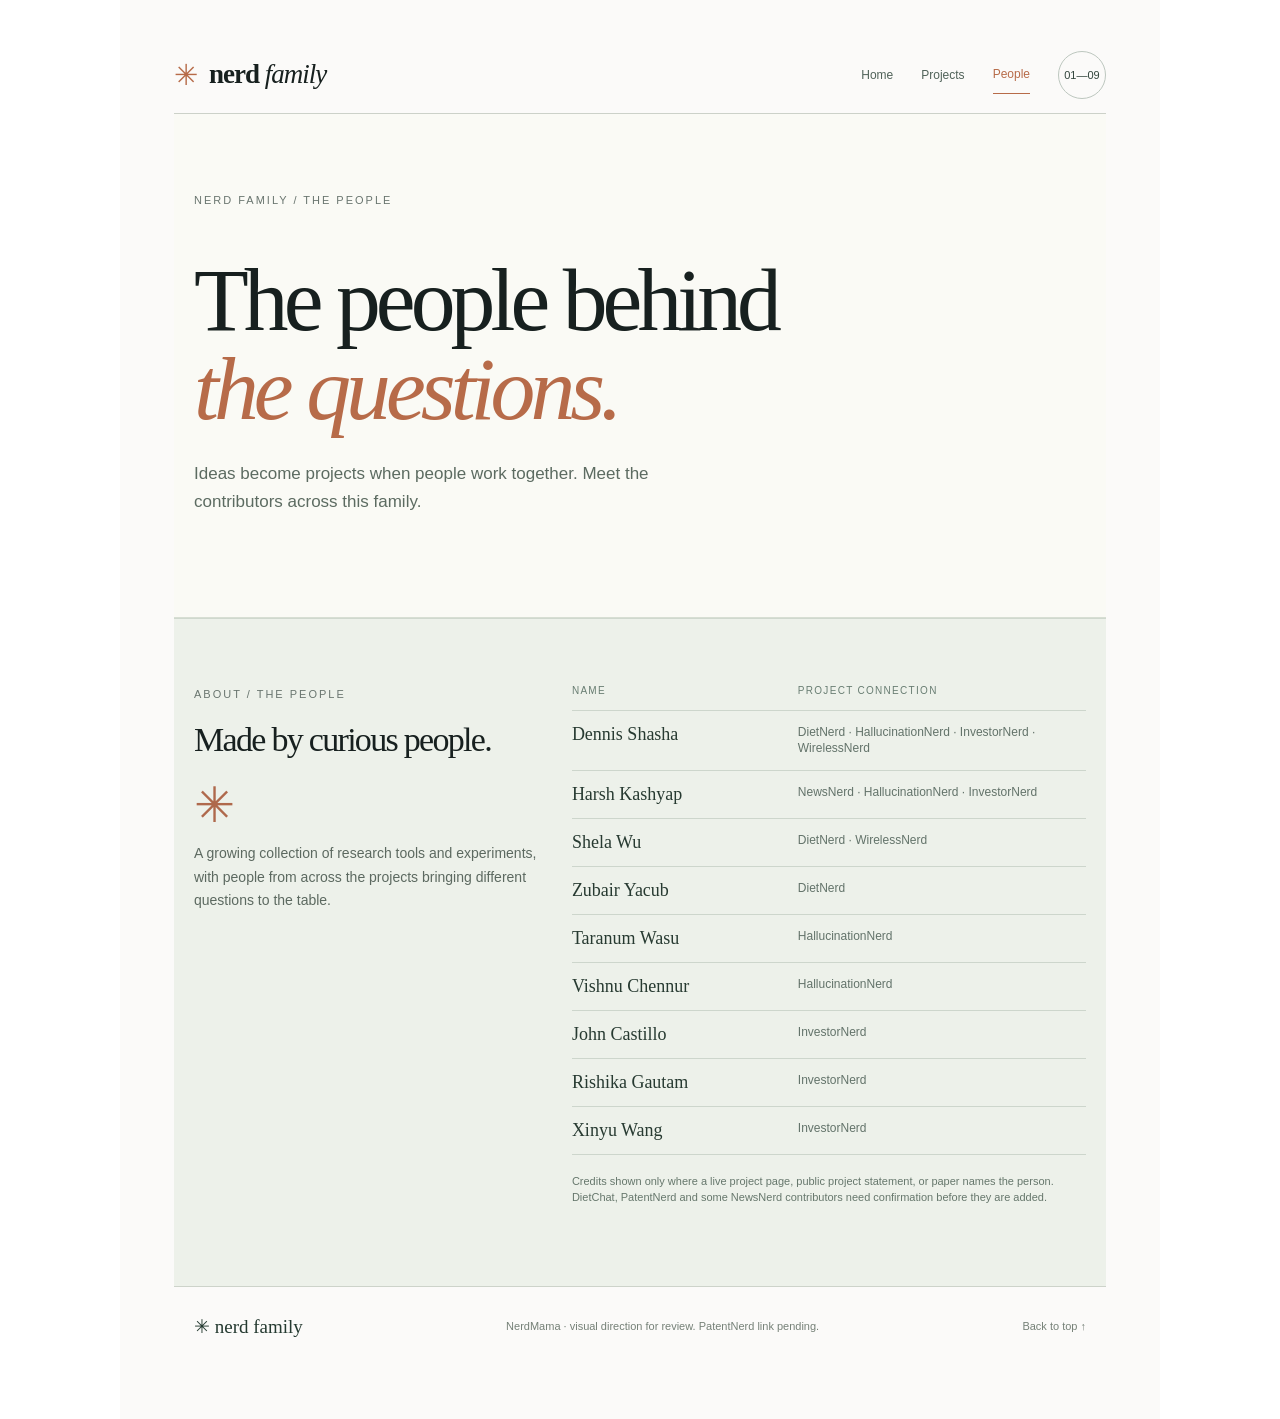
<file: people.html>
<!doctype html><html lang="en"><head><meta charset="utf-8"><meta name="viewport" content="width=device-width,initial-scale=1"><meta name="color-scheme" content="light"><title>Nerd family - People</title><link rel="icon" type="image/svg+xml" href="favicon.svg"><style>
html,body{margin:0;min-height:100%;}body{background:#fff;color:#251f21}.file-card{box-sizing:border-box;width:100%;max-width:1040px;margin:0 auto;padding:36px;background:#fbfaf9;display:flex;flex-direction:column;gap:48px}.file-card>*{min-width:0}.file-card a{color:inherit}@media(max-width:767px){.file-card{padding:24px}}

html {
  scroll-behavior: smooth;
}
html,
body,
#root {
  margin: 0;
  min-height: 100%;
}
body {
  background: #fff;
  color: #17201f;
}
.site-shell {
  font-family:
    Arial,
    Helvetica,
    sans-serif;
  max-width: 1180px;
  margin: auto;
  padding: 0 18px;
}
.site-shell * {
  box-sizing: border-box;
}
.masthead {
  height: 78px;
  display: flex;
  align-items: center;
  justify-content: space-between;
  border-bottom: 1px solid #ccd1c9;
}
.brand {
  display: flex;
  gap: 12px;
  align-items: center;
  font-family: Georgia, serif;
  font-weight: bold;
  font-size: 27px;
  letter-spacing: -1px;
}
.brand-symbol {
  font-family: Arial;
  font-size: 29px;
  font-weight: normal;
  color: #b76b49;
}
.brand-small {
  font-weight: normal;
  font-style: italic;
}
.mast-right {
  display: flex;
  gap: 28px;
  align-items: center;
  font: 10px Arial, sans-serif;
  letter-spacing: 1.5px;
  color: #63706b;
}
.edition {
  border: 1px solid #bdc7bf;
  border-radius: 50%;
  width: 48px;
  height: 48px;
  display: grid;
  place-items: center;
  letter-spacing: 0;
  font-size: 11px;
  color: #31443b;
}
.hero {
  min-height: 510px;
  border-bottom: 1px solid #cdd3ca;
  position: relative;
  padding: 49px 20px 48px;
  background: #fafaf5;
}
.hero-top {
  display: flex;
  justify-content: space-between;
}
.eyebrow {
  font: 11px Arial, sans-serif;
  letter-spacing: 2px;
  color: #69756f;
}
.orbit {
  position: absolute;
  right: 7%;
  top: 47px;
  width: 230px;
  height: 230px;
  border: 1px solid #d8dcd2;
  border-radius: 50%;
  transform: rotate(-20deg);
}
.orbit:before,
.orbit:after {
  content: "";
  position: absolute;
  border: 1px solid #d8dcd2;
  border-radius: 50%;
}
.orbit:before {
  inset: 26px;
}
.orbit:after {
  inset: 63px;
}
.orbit b {
  position: absolute;
  left: 87px;
  top: 72px;
  font: 50px Arial;
  color: #b76b49;
  transform: rotate(20deg);
  font-weight: normal;
}
.orbit i {
  position: absolute;
  width: 6px;
  height: 6px;
  background: #4e6b60;
  border-radius: 50%;
}
.orbit i:nth-of-type(1) {
  top: 7px;
  left: 92px;
}
.orbit i:nth-of-type(2) {
  right: 8px;
  top: 113px;
}
.orbit i:nth-of-type(3) {
  bottom: 5px;
  left: 120px;
}
.orbit i:nth-of-type(4) {
  left: 30px;
  bottom: 52px;
}
.hero h1 {
  font:
    normal clamp(58px, 8vw, 112px)/.94 Georgia,
    "Times New Roman",
    serif;
  letter-spacing: -.065em;
  margin: 82px 0 50px;
  max-width: 850px;
  position: relative;
}
.hero h1 em {
  font-weight: normal;
  color: #b76b49;
}
.hero-bottom {
  display: flex;
  justify-content: space-between;
  align-items: end;
  gap: 30px;
}
.hero-bottom p {
  font-size: 16px;
  line-height: 1.6;
  max-width: 410px;
  margin: 0;
  color: #4e5a54;
}
.explore {
  font-size: 13px;
  color: #263a30;
  border-bottom: 1px solid #263a30;
  text-decoration: none;
  padding-bottom: 9px;
  min-width: 160px;
  display: flex;
  justify-content: space-between;
}
.catalog {
  padding: 76px 20px 92px;
}
.section-top {
  display: flex;
  justify-content: space-between;
  align-items: end;
  gap: 35px;
}
.section-top h2 {
  font: normal 49px/1.05 Georgia, serif;
  letter-spacing: -.05em;
  margin: 16px 0 0;
}
.section-top p {
  font-size: 14px;
  line-height: 1.6;
  max-width: 260px;
  color: #66716a;
  margin: 0 0 5px;
}
.filters {
  display: flex;
  gap: 8px;
  flex-wrap: wrap;
  margin: 35px 0 25px;
}
.filters button {
  font: 12px Arial;
  color: #56645b;
  background: #fff;
  border: 1px solid #d6dcd4;
  padding: 12px 17px;
  border-radius: 3px;
  cursor: pointer;
  min-height: 44px;
}
.filters button.active {
  background: #263d34;
  border-color: #263d34;
  color: #fff;
}
.filters button:hover:not(.active) {
  border-color: #263d34;
  color: #263d34;
}
.project-grid {
  display: grid;
  grid-template-columns: repeat(3, minmax(0, 1fr));
  gap: 18px;
}
.project {
  min-width: 0;
  border: 1px solid #d9dfd6;
  background: #fff;
  transition: transform .25s ease, box-shadow .25s ease;
}
.project:hover {
  transform: translateY(-3px);
  box-shadow: 0 10px 25px #20352813;
}
.art-frame {
  height: 162px;
  position: relative;
  overflow: hidden;
  background: #e4e8df;
}
.index {
  position: absolute;
  right: 14px;
  top: 14px;
  font: 10px Arial;
  letter-spacing: 1px;
  background: #fff9;
  padding: 7px;
  color: #345044;
}
.art {
  height: 100%;
  width: 100%;
  position: relative;
  overflow: hidden;
}
.art-inner {
  width: 100%;
  height: 100%;
  position: relative;
}
.art i {
  position: absolute;
  display: block;
}
.art-waves {
  background: #cadad0;
}
.art-waves i {
  width: 230px;
  height: 230px;
  border: 1.5px solid #366c5d;
  border-radius: 50%;
  top: 35px;
  left: 25%;
}
.art-waves i:nth-child(2) {
  top: 47px;
  left: 29%;
}
.art-waves i:nth-child(3) {
  top: 59px;
  left: 33%;
}
.art-waves i:nth-child(4) {
  top: 71px;
  left: 37%;
}
.art-waves i:nth-child(5) {
  top: 83px;
  left: 41%;
}
.art-rings {
  background: #e5d4c1;
}
.art-rings i {
  width: 120px;
  height: 120px;
  border: 1.5px solid #935e47;
  border-radius: 50%;
  top: 20px;
  left: calc(50% - 60px);
}
.art-rings i:nth-child(2) {
  transform: scale(.75);
}
.art-rings i:nth-child(3) {
  transform: scale(.5);
}
.art-rings i:nth-child(4) {
  transform: scale(.25);
  background: #935e47;
}
.art-lines {
  background: #d9ded4;
}
.art-lines i {
  width: 140%;
  height: 1px;
  background: #496457;
  top: 25%;
  left: -20%;
  transform: rotate(-12deg);
}
.art-lines i:nth-child(2) {
  top: 38%;
  transform: rotate(11deg);
}
.art-lines i:nth-child(3) {
  top: 51%;
}
.art-lines i:nth-child(4) {
  top: 65%;
  transform: rotate(11deg);
}
.art-lines i:nth-child(5) {
  top: 78%;
}
.art-globe {
  background: #d4dedb;
}
.art-globe i {
  width: 125px;
  height: 125px;
  border: 1px solid #426a68;
  border-radius: 50%;
  top: 18px;
  left: calc(50% - 62px);
}
.art-globe i:nth-child(2) {
  transform: scaleX(.45);
}
.art-globe i:nth-child(3) {
  height: 1px;
  top: 58px;
}
.art-globe i:nth-child(4) {
  height: 1px;
  top: 97px;
}
.art-pulse {
  background: #e7d9d1;
}
.art-pulse i {
  width: 15%;
  height: 1px;
  background: #a66c51;
  left: 8%;
  top: 50%;
}
.art-pulse i:nth-child(2) {
  height: 50px;
  width: 1px;
  left: 23%;
  top: 28%;
  transform: rotate(20deg);
}
.art-pulse i:nth-child(3) {
  height: 85px;
  width: 1px;
  left: 40%;
  top: 28%;
  transform: rotate(-32deg);
}
.art-pulse i:nth-child(4) {
  height: 50px;
  width: 1px;
  left: 65%;
  top: 31%;
  transform: rotate(28deg);
}
.art-pulse i:nth-child(5) {
  left: 80%;
}
.art-verify {
  background: #dce1d5;
}
.art-verify i {
  width: 90px;
  height: 90px;
  border: 1px solid #557160;
  top: 35px;
  left: calc(50% - 45px);
  transform: rotate(45deg);
}
.art-verify i:nth-child(2) {
  width: 40px;
  height: 40px;
  top: 60px;
  left: calc(50% - 20px);
  background: #557160;
}
.art-verify i:nth-child(n+3) {
  display: none;
}
.art-bars {
  background: #e3e2d4;
}
.art-bars i {
  width: 18px;
  height: 32px;
  background: #627761;
  bottom: 25px;
  left: 30%;
}
.art-bars i:nth-child(2) {
  height: 70px;
  left: 40%;
}
.art-bars i:nth-child(3) {
  height: 53px;
  left: 50%;
}
.art-bars i:nth-child(4) {
  height: 100px;
  left: 60%;
}
.art-bars i:nth-child(5) {
  height: 79px;
  left: 70%;
}
.art-patent {
  background: #dfddd3;
}
.art-patent i {
  border: 1px solid #81786a;
  width: 83px;
  height: 105px;
  top: 28px;
  left: calc(50% - 42px);
}
.art-patent i:nth-child(2) {
  width: 65px;
  height: 1px;
  top: 57px;
  left: calc(50% - 32px);
}
.art-patent i:nth-child(3) {
  width: 65px;
  height: 1px;
  top: 75px;
  left: calc(50% - 32px);
}
.art-patent i:nth-child(4) {
  width: 45px;
  height: 1px;
  top: 93px;
  left: calc(50% - 32px);
}
.art-patent i:nth-child(5) {
  display: none;
}
.art-signal {
  background: #d5e0df;
}
.art-signal i {
  border: 1px solid #55777a;
  border-radius: 50%;
  width: 38px;
  height: 38px;
  top: 100px;
  left: calc(50% - 19px);
}
.art-signal i:nth-child(2) {
  width: 90px;
  height: 90px;
  top: 74px;
  left: calc(50% - 45px);
}
.art-signal i:nth-child(3) {
  width: 145px;
  height: 145px;
  top: 47px;
  left: calc(50% - 72px);
}
.art-signal i:nth-child(4) {
  width: 200px;
  height: 200px;
  top: 20px;
  left: calc(50% - 100px);
}
.art-signal i:nth-child(5) {
  display: none;
}
.project-copy {
  padding: 20px 20px 22px;
}
.project-meta {
  display: flex;
  justify-content: space-between;
  color: #668076;
  font-size: 10px;
  letter-spacing: 1.5px;
}
.arrow {
  font-size: 18px;
  line-height: 10px;
  color: #547365;
}
.project h3 {
  font: normal 29px/1.15 Georgia, serif;
  letter-spacing: -.04em;
  margin: 15px 0 8px;
}
.project p {
  font-size: 13px;
  line-height: 1.55;
  color: #647168;
  margin: 0;
  min-height: 42px;
}
.domain {
  font: 11px Arial;
  letter-spacing: .3px;
  color: #7b857e;
  border-top: 1px solid #e0e4dd;
  margin-top: 22px;
  padding-top: 15px;
}
.featured {
  grid-column: span 2;
  display: grid;
  grid-template-columns: 53% 47%;
  min-height: 263px;
}
.featured .art-frame {
  height: auto;
  min-height: 263px;
}
.featured .art-waves i {
  width: 360px;
  height: 360px;
  top: 25px;
}
.featured .art-waves i:nth-child(2) {
  top: 40px;
}
.featured .art-waves i:nth-child(3) {
  top: 55px;
}
.featured .art-waves i:nth-child(4) {
  top: 70px;
}
.featured .art-waves i:nth-child(5) {
  top: 85px;
}
.featured .project-copy {
  display: flex;
  flex-direction: column;
  padding: 25px 28px;
}
.featured h3 {
  font-size: 43px;
  margin-top: 45px;
}
.featured .domain {
  margin-top: auto;
}
footer {
  border-top: 1px solid #cdd3ca;
  padding: 28px 20px 45px;
  display: flex;
  justify-content: space-between;
  gap: 16px;
  align-items: center;
  font-size: 11px;
  color: #758077;
}
.footer-mark {
  font: 19px Georgia, serif;
  color: #253a31;
}
footer a {
  color: #314b3d;
  text-decoration: none;
}
@media (max-width: 760px) {
  .site-shell {
    padding: 0 6px;
  }
  .masthead {
    height: 63px;
    padding: 0 14px;
  }
  .brand {
    font-size: 21px;
  }
  .brand-symbol {
    font-size: 23px;
  }
  .mast-right > span:first-child {
    display: none;
  }
  .edition {
    width: 39px;
    height: 39px;
    font-size: 9px;
  }
  .hero {
    min-height: 490px;
    padding: 36px 18px 33px;
  }
  .orbit {
    width: 130px;
    height: 130px;
    right: 5%;
    top: 62px;
  }
  .orbit:before {
    inset: 17px;
  }
  .orbit:after {
    inset: 39px;
  }
  .orbit b {
    font-size: 30px;
    left: 48px;
    top: 36px;
  }
  .hero h1 {
    font-size: clamp(50px, 12vw, 78px);
    margin: 157px 0 34px;
    line-height: .97;
  }
  .hero-bottom {
    display: block;
  }
  .hero-bottom p {
    font-size: 14px;
    line-height: 1.55;
    max-width: 320px;
  }
  .explore {
    margin-top: 22px;
    max-width: 200px;
  }
  .catalog {
    padding: 49px 18px 60px;
  }
  .section-top {
    display: block;
  }
  .section-top h2 {
    font-size: 37px;
  }
  .section-top p {
    font-size: 13px;
    margin-top: 13px;
  }
  .filters {
    margin: 24px 0 20px;
    gap: 7px;
  }
  .filters button {
    padding: 10px 12px;
    font-size: 11px;
  }
  .project-grid {
    grid-template-columns: 1fr;
    gap: 14px;
  }
  .featured {
    grid-column: auto;
    display: block;
    min-height: 0;
  }
  .featured .art-frame {
    min-height: 0;
    height: 162px;
  }
  .featured .project-copy {
    padding: 20px;
    display: block;
  }
  .featured h3 {
    font-size: 29px;
    margin: 15px 0 8px;
  }
  .featured .domain {
    margin-top: 22px;
  }
  .project h3 {
    font-size: 27px;
  }
  footer {
    padding: 25px 18px 35px;
    align-items: start;
    flex-wrap: wrap;
    line-height: 1.5;
  }
  footer span:nth-child(2) {
    order: 3;
    width: 100%;
  }
}
@media (min-width: 761px) {
  .project-grid:has(.featured) > .project:last-child {
    grid-column: span 3;
    display: grid;
    grid-template-columns: 38% 62%;
    min-height: 180px;
  }
  .project-grid:has(.featured) > .project:last-child .art-frame {
    height: auto;
    min-height: 180px;
  }
  .project-grid:has(.featured) > .project:last-child .project-copy {
    padding: 22px 28px;
    display: flex;
    flex-direction: column;
  }
  .project-grid:has(.featured) > .project:last-child h3 {
    margin: 22px 0 6px;
  }
  .project-grid:has(.featured) > .project:last-child p {
    min-height: 0;
  }
  .project-grid:has(.featured) > .project:last-child .domain {
    margin-top: auto;
  }
}
.mast-right a {
  color: #506259;
  text-decoration: none;
  font-size: 12px;
  letter-spacing: 0;
  text-transform: none;
  padding: 12px 0;
}
.mast-right a:hover {
  color: #b76b49;
}
.about {
  background: #edf1ea;
  border-top: 1px solid #cfd8ce;
  padding: 65px 20px 80px;
  display: grid;
  grid-template-columns: 39% 61%;
  gap: 30px;
}
.about h2 {
  font: normal 52px/1.05 Georgia, serif;
  letter-spacing: -.05em;
  margin: 20px 0;
}
.about-intro p {
  font-size: 15px;
  line-height: 1.65;
  color: #5c6960;
  max-width: 350px;
}
.about-list {
  padding-right: 30px;
}
.about-row {
  display: grid;
  grid-template-columns: 42% 58%;
  border-bottom: 1px solid #cdd6cc;
  padding: 13px 0;
  gap: 10px;
  font-size: 12px;
  line-height: 1.35;
  color: #63736a;
}
.about-row strong {
  font: normal 18px Georgia, serif;
  color: #273a31;
}
.about-head {
  font-size: 10px;
  letter-spacing: 1.3px;
  padding-top: 0;
  color: #687d72;
}
.credits-note {
  font-size: 11px;
  color: #66776c;
  line-height: 1.5;
  margin: 18px 0 0;
}
@media (max-width: 760px) {
  .mast-right {
    gap: 10px;
  }
  .mast-right a {
    font-size: 10px;
  }
  .edition {
    display: none;
  }
  .about {
    display: block;
    padding: 50px 18px;
  }
  .about h2 {
    font-size: 39px;
  }
  .about-intro p {
    font-size: 13px;
  }
  .about-list {
    padding: 20px 0 0;
  }
  .about-row {
    grid-template-columns: 42% 58%;
    font-size: 11px;
  }
  .about-row strong {
    font-size: 15px;
  }
}
.concept-note {
  font-size: 12px;
  line-height: 1.5;
  color: #66736b;
  border-left: 2px solid #bd8b70;
  padding: 3px 0 3px 12px;
  margin: 0 0 20px;
  max-width: 720px;
}
.alias {
  font: 11px Arial;
  color: #a2694f;
  margin-top: 12px;
}
.project .alias + .domain {
  margin-top: 11px;
}
.orbit-image {
  position: absolute;
  right: 6%;
  top: 42px;
  width: 220px;
  height: 240px;
  object-fit: cover;
  mix-blend-mode: multiply;
}
@media (max-width: 760px) {
  .orbit-image {
    width: 130px;
    height: 145px;
    right: 4%;
    top: 55px;
  }
}
.hero-links {
  display: flex;
  gap: 24px;
  align-items: center;
}
.meet-link {
  font-size: 13px;
  color: #556c5c;
  text-decoration: none;
  border-bottom: 1px solid #9cae9f;
  padding-bottom: 9px;
  min-width: 136px;
  display: flex;
  justify-content: space-between;
}
.meet-link:hover,
.explore:hover {
  color: #a65f40;
  border-color: #a65f40;
}
.mast-right a:focus-visible,
.explore:focus-visible,
.meet-link:focus-visible,
.filters button:focus-visible,
footer a:focus-visible {
  outline: 2px solid #af6548;
  outline-offset: 3px;
}
.about {
  position: relative;
}
.about-asterisk {
  font: normal 49px Georgia, serif;
  color: #af694c;
  margin: 6px 0 0;
}
.about-intro {
  position: relative;
}
.about-intro p {
  margin-top: 8px;
}
.art-inner {
  transition: transform .5s ease;
}
.project:hover .art-inner {
  transform: scale(1.05);
}
.orbit-image {
  animation: orbit-settle 1.1s cubic-bezier(.2, .7, .2, 1) both;
}
@keyframes orbit-settle {
  from {
    opacity: 0;
    transform: translateY(12px) rotate(-8deg);
  }
  to {
    opacity: 1;
    transform: translateY(0) rotate(0);
  }
}
@media (max-width: 760px) {
  .hero-links {
    display: flex;
    flex-wrap: wrap;
    gap: 13px 24px;
    align-items: start;
    margin-top: 23px;
  }
  .hero-links .explore {
    margin-top: 0;
  }
  .meet-link {
    font-size: 13px;
    min-width: 145px;
  }
  .about-asterisk {
    font-size: 37px;
  }
}
@media (max-width: 380px) {
  .hero-links {
    display: block;
  }
  .meet-link {
    margin-top: 15px;
    max-width: 175px;
  }
}
@media (prefers-reduced-motion: reduce) {
  html {
    scroll-behavior: auto;
  }
  .project,
  .art-inner,
  .orbit-image {
    transition: none !important;
    animation: none !important;
  }
  .project:hover,
  .project:hover .art-inner {
    transform: none;
  }
}
.orbit-image {
  animation: none;
}
.orbit-svg {
  position: absolute;
  right: 6%;
  top: 42px;
  width: 220px;
  height: 240px;
}
.orbit-rotator {
  transform-origin: 125px 125px;
  animation: orbit-gentle 22s linear infinite;
}
.wave-svg,
.globe-svg,
.signal-svg {
  width: 100%;
  height: 100%;
  display: block;
}
.wave-path {
  stroke-dasharray: 270;
  stroke-dashoffset: 270;
  animation: draw-wave 1.5s cubic-bezier(.2, .8, .2, 1) forwards;
}
.globe-dot {
  transform-origin: 160px 85px;
  animation: globe-travel 8s ease-in-out infinite;
}
.signal-ring {
  transform-origin: 160px 135px;
  animation: signal-breathe 4.3s ease-in-out infinite;
}
.project:hover .wave-svg {
  transform: translateX(3px);
  transition: transform .4s ease;
}
.project:hover .globe-svg {
  transform: rotate(7deg);
  transition: transform .4s ease;
}
@keyframes orbit-gentle {
  to {
    transform: rotate(360deg);
  }
}
@keyframes draw-wave {
  to {
    stroke-dashoffset: 0;
  }
}
@keyframes globe-travel {
  0%, 100% {
    transform: rotate(0);
  }
  50% {
    transform: rotate(180deg);
  }
}
@keyframes signal-breathe {
  0%, 100% {
    opacity: .5;
    transform: scale(.97);
  }
  50% {
    opacity: 1;
    transform: scale(1.04);
  }
}
@media (max-width: 760px) {
  .orbit-svg {
    right: 4%;
    top: 55px;
    width: 130px;
    height: 145px;
  }
}
@media (prefers-reduced-motion: reduce) {
  .orbit-rotator,
  .wave-path,
  .globe-dot,
  .signal-ring {
    animation: none !important;
  }
  .wave-path {
    stroke-dashoffset: 0;
  }
  .project:hover .wave-svg,
  .project:hover .globe-svg {
    transform: none;
    transition: none;
  }
}
.brand {
  text-decoration: none;
  color: inherit;
}
.mast-right a[aria-current=page] {
  color: #b76b49;
  border-bottom: 1px solid #b76b49;
}
.people-page-lead {
  padding: 76px 20px 85px;
  background: #fafaf5;
  border-bottom: 1px solid #d7ded3;
}
.people-page-lead h1 {
  font: normal clamp(52px, 7vw, 96px)/.99 Georgia, serif;
  letter-spacing: -.055em;
  margin: 48px 0 27px;
}
.people-page-lead h1 em {
  color: #b76b49;
  font-weight: normal;
}
.people-page-lead p {
  font-size: 17px;
  line-height: 1.6;
  color: #5c6b61;
  max-width: 470px;
}
.people-page .about {
  min-height: 620px;
}
.people-page .about h2 {
  font-size: 34px;
}
.people-page .about-intro p {
  font-size: 14px;
}
@media (max-width: 760px) {
  .people-page-lead {
    padding: 65px 18px 75px;
  }
  .people-page-lead h1 {
    font-size: clamp(48px, 12vw, 65px);
    margin: 70px 0 25px;
  }
  .people-page-lead p {
    font-size: 14px;
  }
  .people-page .about {
    min-height: 0;
  }
  .people-page .about h2 {
    font-size: 30px;
  }
}
.wave-path {
  stroke-dasharray: none;
  stroke-dashoffset: 0;
  animation: none;
}
.project:hover .wave-path {
  animation: wave-breathe 2.5s ease-in-out infinite;
}
@keyframes wave-breathe {
  0%, 100% {
    opacity: 1;
  }
  50% {
    opacity: .58;
  }
}
.field-svg {
  display: block;
  width: 100%;
  height: 100%;
}
.grain {
  animation: grain-drift 4s ease-in-out infinite;
}
.news-sweep {
  animation: news-scan 5.5s ease-in-out infinite;
}
.pulse-line {
  stroke-dasharray: 280;
  stroke-dashoffset: 0;
  animation: pulse-scan 4.5s ease-in-out infinite;
}
.verify-check {
  stroke-dasharray: 50;
  stroke-dashoffset: 0;
  animation: verify-mark 5s ease-in-out infinite;
}
.candle {
  transform-box: fill-box;
  transform-origin: bottom center;
  animation: candle-rise 4.2s ease-in-out infinite;
}
.candle:nth-child(2) {
  animation-delay: .45s;
}
.candle:nth-child(3) {
  animation-delay: .9s;
}
.candle:nth-child(4) {
  animation-delay: 1.35s;
}
.blueprint-dot {
  animation: signal-breathe 3s ease-in-out infinite;
}
@keyframes grain-drift {
  50% {
    transform: translate(5px, -4px);
  }
}
@keyframes news-scan {
  0%, 100% {
    opacity: .25;
    transform: translateY(0);
  }
  50% {
    opacity: .75;
    transform: translateY(5px);
  }
}
@keyframes pulse-scan {
  0%, 100% {
    opacity: .62;
    stroke-dashoffset: 0;
  }
  50% {
    opacity: 1;
    stroke-dashoffset: 9;
  }
}
@keyframes verify-mark {
  0%, 100% {
    stroke-dashoffset: 0;
  }
  45% {
    stroke-dashoffset: 0;
  }
  55% {
    stroke-dashoffset: 50;
  }
  72% {
    stroke-dashoffset: 0;
  }
}
@keyframes candle-rise {
  0%, 100% {
    transform: scaleY(1);
  }
  50% {
    transform: scaleY(1.16);
  }
}
@media (prefers-reduced-motion: reduce) {
  .grain,
  .news-sweep,
  .pulse-line,
  .verify-check,
  .candle,
  .blueprint-dot {
    animation: none !important;
  }
}
.chat-heart,
.diet-heart {
  stroke-dasharray: 360;
  stroke-dashoffset: 0;
}
.project:hover .chat-heart {
  animation: heart-ink 1s ease-out;
}
.project:hover .diet-heart {
  animation: heart-ink 1s ease-out;
}
.chat-dot {
  animation: chat-blink 3.4s ease-in-out infinite;
}
@keyframes heart-ink {
  from {
    stroke-dashoffset: 360;
  }
  to {
    stroke-dashoffset: 0;
  }
}
@keyframes chat-blink {
  0%, 70%, 100% {
    opacity: 1;
  }
  80% {
    opacity: .25;
  }
}
@media (prefers-reduced-motion: reduce) {
  .project:hover .chat-heart,
  .project:hover .diet-heart,
  .chat-dot {
    animation: none !important;
  }
}
@media (min-width: 761px) {
  .project-grid:has(.featured) > .project:last-child {
    grid-column: auto;
    display: block;
    min-height: 0;
  }
  .project-grid:has(.featured) > .project:last-child .art-frame {
    height: 162px;
    min-height: 0;
  }
  .project-grid:has(.featured) > .project:last-child .project-copy {
    display: block;
    padding: 20px 20px 22px;
  }
  .project-grid:has(.featured) > .project:last-child h3 {
    margin: 15px 0 8px;
  }
  .project-grid:has(.featured) > .project:last-child p {
    min-height: 42px;
  }
  .project-grid:has(.featured) > .project:last-child .domain {
    margin-top: 22px;
  }
}
@media (min-width: 761px) {
  .project-grid:has(.featured) > .project:last-child {
    grid-column: span 2;
    display: grid;
    grid-template-columns: 47% 53%;
    min-height: 235px;
  }
  .project-grid:has(.featured) > .project:last-child .art-frame {
    height: auto;
    min-height: 235px;
  }
  .project-grid:has(.featured) > .project:last-child .project-copy {
    padding: 24px 27px;
    display: flex;
    flex-direction: column;
  }
  .project-grid:has(.featured) > .project:last-child h3 {
    font-size: 34px;
    margin: 30px 0 8px;
  }
  .project-grid:has(.featured) > .project:last-child p {
    min-height: 0;
  }
  .project-grid:has(.featured) > .project:last-child .domain {
    margin-top: auto;
  }
}

html {scroll-behavior:smooth} html,body,#root{margin:0;min-height:100%} body{background:#fff;color:#17201f} .site-shell{font-family:Arial,Helvetica,sans-serif;max-width:1180px;margin:auto;padding:0 18px} .site-shell *{box-sizing:border-box} .masthead{height:78px;display:flex;align-items:center;justify-content:space-between;border-bottom:1px solid #ccd1c9}.brand{display:flex;gap:12px;align-items:center;font-family:Georgia,serif;font-weight:bold;font-size:27px;letter-spacing:-1px}.brand-symbol{font-family:Arial;font-size:29px;font-weight:normal;color:#b76b49}.brand-small{font-weight:normal;font-style:italic}.mast-right{display:flex;gap:28px;align-items:center;font:10px Arial,sans-serif;letter-spacing:1.5px;color:#63706b}.edition{border:1px solid #bdc7bf;border-radius:50%;width:48px;height:48px;display:grid;place-items:center;letter-spacing:0;font-size:11px;color:#31443b}.hero{min-height:510px;border-bottom:1px solid #cdd3ca;position:relative;padding:49px 20px 48px;background:#fafaf5}.hero-top{display:flex;justify-content:space-between}.eyebrow{font:11px Arial,sans-serif;letter-spacing:2px;color:#69756f}.orbit{position:absolute;right:7%;top:47px;width:230px;height:230px;border:1px solid #d8dcd2;border-radius:50%;transform:rotate(-20deg)}.orbit:before,.orbit:after{content:'';position:absolute;border:1px solid #d8dcd2;border-radius:50%}.orbit:before{inset:26px}.orbit:after{inset:63px}.orbit b{position:absolute;left:87px;top:72px;font:50px Arial;color:#b76b49;transform:rotate(20deg);font-weight:normal}.orbit i{position:absolute;width:6px;height:6px;background:#4e6b60;border-radius:50%}.orbit i:nth-of-type(1){top:7px;left:92px}.orbit i:nth-of-type(2){right:8px;top:113px}.orbit i:nth-of-type(3){bottom:5px;left:120px}.orbit i:nth-of-type(4){left:30px;bottom:52px}.hero h1{font:normal clamp(58px,8vw,112px)/.94 Georgia,'Times New Roman',serif;letter-spacing:-.065em;margin:82px 0 50px;max-width:850px;position:relative}.hero h1 em{font-weight:normal;color:#b76b49}.hero-bottom{display:flex;justify-content:space-between;align-items:end;gap:30px}.hero-bottom p{font-size:16px;line-height:1.6;max-width:410px;margin:0;color:#4e5a54}.explore{font-size:13px;color:#263a30;border-bottom:1px solid #263a30;text-decoration:none;padding-bottom:9px;min-width:160px;display:flex;justify-content:space-between}.catalog{padding:76px 20px 92px}.section-top{display:flex;justify-content:space-between;align-items:end;gap:35px}.section-top h2{font:normal 49px/1.05 Georgia,serif;letter-spacing:-.05em;margin:16px 0 0}.section-top p{font-size:14px;line-height:1.6;max-width:260px;color:#66716a;margin:0 0 5px}.filters{display:flex;gap:8px;flex-wrap:wrap;margin:35px 0 25px}.filters button{font:12px Arial;color:#56645b;background:#fff;border:1px solid #d6dcd4;padding:12px 17px;border-radius:3px;cursor:pointer;min-height:44px}.filters button.active{background:#263d34;border-color:#263d34;color:#fff}.filters button:hover:not(.active){border-color:#263d34;color:#263d34}.project-grid{display:grid;grid-template-columns:repeat(3,minmax(0,1fr));gap:18px}.project{min-width:0;border:1px solid #d9dfd6;background:#fff;transition:transform .25s ease,box-shadow .25s ease}.project:hover{transform:translateY(-3px);box-shadow:0 10px 25px #20352813}.art-frame{height:162px;position:relative;overflow:hidden;background:#e4e8df}.index{position:absolute;right:14px;top:14px;font:10px Arial;letter-spacing:1px;background:#fff9;padding:7px;color:#345044}.art{height:100%;width:100%;position:relative;overflow:hidden}.art-inner{width:100%;height:100%;position:relative}.art i{position:absolute;display:block}.art-waves{background:#cadad0}.art-waves i{width:230px;height:230px;border:1.5px solid #366c5d;border-radius:50%;top:35px;left:25%}.art-waves i:nth-child(2){top:47px;left:29%}.art-waves i:nth-child(3){top:59px;left:33%}.art-waves i:nth-child(4){top:71px;left:37%}.art-waves i:nth-child(5){top:83px;left:41%}.art-rings{background:#e5d4c1}.art-rings i{width:120px;height:120px;border:1.5px solid #935e47;border-radius:50%;top:20px;left:calc(50% - 60px)}.art-rings i:nth-child(2){transform:scale(.75)}.art-rings i:nth-child(3){transform:scale(.5)}.art-rings i:nth-child(4){transform:scale(.25);background:#935e47}.art-lines{background:#d9ded4}.art-lines i{width:140%;height:1px;background:#496457;top:25%;left:-20%;transform:rotate(-12deg)}.art-lines i:nth-child(2){top:38%;transform:rotate(11deg)}.art-lines i:nth-child(3){top:51%}.art-lines i:nth-child(4){top:65%;transform:rotate(11deg)}.art-lines i:nth-child(5){top:78%}.art-globe{background:#d4dedb}.art-globe i{width:125px;height:125px;border:1px solid #426a68;border-radius:50%;top:18px;left:calc(50% - 62px)}.art-globe i:nth-child(2){transform:scaleX(.45)}.art-globe i:nth-child(3){height:1px;top:58px}.art-globe i:nth-child(4){height:1px;top:97px}.art-pulse{background:#e7d9d1}.art-pulse i{width:15%;height:1px;background:#a66c51;left:8%;top:50%}.art-pulse i:nth-child(2){height:50px;width:1px;left:23%;top:28%;transform:rotate(20deg)}.art-pulse i:nth-child(3){height:85px;width:1px;left:40%;top:28%;transform:rotate(-32deg)}.art-pulse i:nth-child(4){height:50px;width:1px;left:65%;top:31%;transform:rotate(28deg)}.art-pulse i:nth-child(5){left:80%}.art-verify{background:#dce1d5}.art-verify i{width:90px;height:90px;border:1px solid #557160;top:35px;left:calc(50% - 45px);transform:rotate(45deg)}.art-verify i:nth-child(2){width:40px;height:40px;top:60px;left:calc(50% - 20px);background:#557160}.art-verify i:nth-child(n+3){display:none}.art-bars{background:#e3e2d4}.art-bars i{width:18px;height:32px;background:#627761;bottom:25px;left:30%}.art-bars i:nth-child(2){height:70px;left:40%}.art-bars i:nth-child(3){height:53px;left:50%}.art-bars i:nth-child(4){height:100px;left:60%}.art-bars i:nth-child(5){height:79px;left:70%}.art-patent{background:#dfddd3}.art-patent i{border:1px solid #81786a;width:83px;height:105px;top:28px;left:calc(50% - 42px)}.art-patent i:nth-child(2){width:65px;height:1px;top:57px;left:calc(50% - 32px)}.art-patent i:nth-child(3){width:65px;height:1px;top:75px;left:calc(50% - 32px)}.art-patent i:nth-child(4){width:45px;height:1px;top:93px;left:calc(50% - 32px)}.art-patent i:nth-child(5){display:none}.art-signal{background:#d5e0df}.art-signal i{border:1px solid #55777a;border-radius:50%;width:38px;height:38px;top:100px;left:calc(50% - 19px)}.art-signal i:nth-child(2){width:90px;height:90px;top:74px;left:calc(50% - 45px)}.art-signal i:nth-child(3){width:145px;height:145px;top:47px;left:calc(50% - 72px)}.art-signal i:nth-child(4){width:200px;height:200px;top:20px;left:calc(50% - 100px)}.art-signal i:nth-child(5){display:none}.project-copy{padding:20px 20px 22px}.project-meta{display:flex;justify-content:space-between;color:#668076;font-size:10px;letter-spacing:1.5px}.arrow{font-size:18px;line-height:10px;color:#547365}.project h3{font:normal 29px/1.15 Georgia,serif;letter-spacing:-.04em;margin:15px 0 8px}.project p{font-size:13px;line-height:1.55;color:#647168;margin:0;min-height:42px}.domain{font:11px Arial;letter-spacing:.3px;color:#7b857e;border-top:1px solid #e0e4dd;margin-top:22px;padding-top:15px}.featured{grid-column:span 2;display:grid;grid-template-columns:53% 47%;min-height:263px}.featured .art-frame{height:auto;min-height:263px}.featured .art-waves i{width:360px;height:360px;top:25px}.featured .art-waves i:nth-child(2){top:40px}.featured .art-waves i:nth-child(3){top:55px}.featured .art-waves i:nth-child(4){top:70px}.featured .art-waves i:nth-child(5){top:85px}.featured .project-copy{display:flex;flex-direction:column;padding:25px 28px}.featured h3{font-size:43px;margin-top:45px}.featured .domain{margin-top:auto}footer{border-top:1px solid #cdd3ca;padding:28px 20px 45px;display:flex;justify-content:space-between;gap:16px;align-items:center;font-size:11px;color:#758077}.footer-mark{font:19px Georgia,serif;color:#253a31}footer a{color:#314b3d;text-decoration:none}@media(max-width:760px){.site-shell{padding:0 6px}.masthead{height:63px;padding:0 14px}.brand{font-size:21px}.brand-symbol{font-size:23px}.mast-right>span:first-child{display:none}.edition{width:39px;height:39px;font-size:9px}.hero{min-height:490px;padding:36px 18px 33px}.orbit{width:130px;height:130px;right:5%;top:62px}.orbit:before{inset:17px}.orbit:after{inset:39px}.orbit b{font-size:30px;left:48px;top:36px}.hero h1{font-size:clamp(50px,12vw,78px);margin:157px 0 34px;line-height:.97}.hero-bottom{display:block}.hero-bottom p{font-size:14px;line-height:1.55;max-width:320px}.explore{margin-top:22px;max-width:200px}.catalog{padding:49px 18px 60px}.section-top{display:block}.section-top h2{font-size:37px}.section-top p{font-size:13px;margin-top:13px}.filters{margin:24px 0 20px;gap:7px}.filters button{padding:10px 12px;font-size:11px}.project-grid{grid-template-columns:1fr;gap:14px}.featured{grid-column:auto;display:block;min-height:0}.featured .art-frame{min-height:0;height:162px}.featured .project-copy{padding:20px;display:block}.featured h3{font-size:29px;margin:15px 0 8px}.featured .domain{margin-top:22px}.project h3{font-size:27px}footer{padding:25px 18px 35px;align-items:start;flex-wrap:wrap;line-height:1.5}footer span:nth-child(2){order:3;width:100%}}
@media(min-width:761px){.project-grid:has(.featured)>.project:last-child{grid-column:span 3;display:grid;grid-template-columns:38% 62%;min-height:180px}.project-grid:has(.featured)>.project:last-child .art-frame{height:auto;min-height:180px}.project-grid:has(.featured)>.project:last-child .project-copy{padding:22px 28px;display:flex;flex-direction:column}.project-grid:has(.featured)>.project:last-child h3{margin:22px 0 6px}.project-grid:has(.featured)>.project:last-child p{min-height:0}.project-grid:has(.featured)>.project:last-child .domain{margin-top:auto}}
.mast-right a{color:#506259;text-decoration:none;font-size:12px;letter-spacing:0;text-transform:none;padding:12px 0}.mast-right a:hover{color:#b76b49}.about{background:#edf1ea;border-top:1px solid #cfd8ce;padding:65px 20px 80px;display:grid;grid-template-columns:39% 61%;gap:30px}.about h2{font:normal 52px/1.05 Georgia,serif;letter-spacing:-.05em;margin:20px 0}.about-intro p{font-size:15px;line-height:1.65;color:#5c6960;max-width:350px}.about-list{padding-right:30px}.about-row{display:grid;grid-template-columns:42% 58%;border-bottom:1px solid #cdd6cc;padding:13px 0;gap:10px;font-size:12px;line-height:1.35;color:#63736a}.about-row strong{font:normal 18px Georgia,serif;color:#273a31}.about-head{font-size:10px;letter-spacing:1.3px;padding-top:0;color:#687d72}.credits-note{font-size:11px;color:#66776c;line-height:1.5;margin:18px 0 0}@media(max-width:760px){.mast-right{gap:10px}.mast-right a{font-size:10px}.edition{display:none}.about{display:block;padding:50px 18px}.about h2{font-size:39px}.about-intro p{font-size:13px}.about-list{padding:20px 0 0}.about-row{grid-template-columns:42% 58%;font-size:11px}.about-row strong{font-size:15px}}
.concept-note{font-size:12px;line-height:1.5;color:#66736b;border-left:2px solid #bd8b70;padding:3px 0 3px 12px;margin:0 0 20px;max-width:720px}.alias{font:11px Arial;color:#a2694f;margin-top:12px}.project .alias+.domain{margin-top:11px}
.orbit-image{position:absolute;right:6%;top:42px;width:220px;height:240px;object-fit:cover;mix-blend-mode:multiply}@media(max-width:760px){.orbit-image{width:130px;height:145px;right:4%;top:55px}}
/* Motion supports the project index rather than decorating every tile. */
.hero-links{display:flex;gap:24px;align-items:center}.meet-link{font-size:13px;color:#556c5c;text-decoration:none;border-bottom:1px solid #9cae9f;padding-bottom:9px;min-width:136px;display:flex;justify-content:space-between}.meet-link:hover,.explore:hover{color:#a65f40;border-color:#a65f40}.mast-right a:focus-visible,.explore:focus-visible,.meet-link:focus-visible,.filters button:focus-visible,footer a:focus-visible{outline:2px solid #af6548;outline-offset:3px}.about{position:relative}.about-asterisk{font:normal 49px Georgia,serif;color:#af694c;margin:6px 0 0}.about-intro{position:relative}.about-intro p{margin-top:8px}.art-inner{transition:transform .5s ease}.project:hover .art-inner{transform:scale(1.05)}.orbit-image{animation:orbit-settle 1.1s cubic-bezier(.2,.7,.2,1) both}@keyframes orbit-settle{from{opacity:0;transform:translateY(12px) rotate(-8deg)}to{opacity:1;transform:translateY(0) rotate(0)}}@media(max-width:760px){.hero-links{display:flex;flex-wrap:wrap;gap:13px 24px;align-items:start;margin-top:23px}.hero-links .explore{margin-top:0}.meet-link{font-size:13px;min-width:145px}.about-asterisk{font-size:37px}}@media(max-width:380px){.hero-links{display:block}.meet-link{margin-top:15px;max-width:175px}}@media(prefers-reduced-motion:reduce){html{scroll-behavior:auto}.project,.art-inner,.orbit-image{transition:none!important;animation:none!important}.project:hover,.project:hover .art-inner{transform:none}}
/* Keep the illustrative mark immediately visible; motion remains in hover/focus affordances. */
.orbit-image{animation:none}
.orbit-svg{position:absolute;right:6%;top:42px;width:220px;height:240px}.orbit-rotator{transform-origin:125px 125px;animation:orbit-gentle 22s linear infinite}.wave-svg,.globe-svg,.signal-svg{width:100%;height:100%;display:block}.wave-path{stroke-dasharray:270;stroke-dashoffset:270;animation:draw-wave 1.5s cubic-bezier(.2,.8,.2,1) forwards}.globe-dot{transform-origin:160px 85px;animation:globe-travel 8s ease-in-out infinite}.signal-ring{transform-origin:160px 135px;animation:signal-breathe 4.3s ease-in-out infinite}.project:hover .wave-svg{transform:translateX(3px);transition:transform .4s ease}.project:hover .globe-svg{transform:rotate(7deg);transition:transform .4s ease}@keyframes orbit-gentle{to{transform:rotate(360deg)}}@keyframes draw-wave{to{stroke-dashoffset:0}}@keyframes globe-travel{0%,100%{transform:rotate(0)}50%{transform:rotate(180deg)}}@keyframes signal-breathe{0%,100%{opacity:.5;transform:scale(.97)}50%{opacity:1;transform:scale(1.04)}}@media(max-width:760px){.orbit-svg{right:4%;top:55px;width:130px;height:145px}}@media(prefers-reduced-motion:reduce){.orbit-rotator,.wave-path,.globe-dot,.signal-ring{animation:none!important}.wave-path{stroke-dashoffset:0}.project:hover .wave-svg,.project:hover .globe-svg{transform:none;transition:none}}
.brand{text-decoration:none;color:inherit}.mast-right a[aria-current="page"]{color:#b76b49;border-bottom:1px solid #b76b49}.people-page-lead{padding:76px 20px 85px;background:#fafaf5;border-bottom:1px solid #d7ded3}.people-page-lead h1{font:normal clamp(52px,7vw,96px)/.99 Georgia,serif;letter-spacing:-.055em;margin:48px 0 27px}.people-page-lead h1 em{color:#b76b49;font-weight:normal}.people-page-lead p{font-size:17px;line-height:1.6;color:#5c6b61;max-width:470px}.people-page .about{min-height:620px}.people-page .about h2{font-size:34px}.people-page .about-intro p{font-size:14px}@media(max-width:760px){.people-page-lead{padding:65px 18px 75px}.people-page-lead h1{font-size:clamp(48px,12vw,65px);margin:70px 0 25px}.people-page-lead p{font-size:14px}.people-page .about{min-height:0}.people-page .about h2{font-size:30px}}
/* Keep the graphic complete in the first frame and in static exports. */
.wave-path{stroke-dasharray:none;stroke-dashoffset:0;animation:none}.project:hover .wave-path{animation:wave-breathe 2.5s ease-in-out infinite}@keyframes wave-breathe{0%,100%{opacity:1}50%{opacity:.58}}
.field-svg{display:block;width:100%;height:100%}.grain{animation:grain-drift 4s ease-in-out infinite}.news-sweep{animation:news-scan 5.5s ease-in-out infinite}.pulse-line{stroke-dasharray:280;stroke-dashoffset:0;animation:pulse-scan 4.5s ease-in-out infinite}.verify-check{stroke-dasharray:50;stroke-dashoffset:0;animation:verify-mark 5s ease-in-out infinite}.candle{transform-box:fill-box;transform-origin:bottom center;animation:candle-rise 4.2s ease-in-out infinite}.candle:nth-child(2){animation-delay:.45s}.candle:nth-child(3){animation-delay:.9s}.candle:nth-child(4){animation-delay:1.35s}.blueprint-dot{animation:signal-breathe 3s ease-in-out infinite}@keyframes grain-drift{50%{transform:translate(5px,-4px)}}@keyframes news-scan{0%,100%{opacity:.25;transform:translateY(0)}50%{opacity:.75;transform:translateY(5px)}}@keyframes pulse-scan{0%,100%{opacity:.62;stroke-dashoffset:0}50%{opacity:1;stroke-dashoffset:9}}@keyframes verify-mark{0%,100%{stroke-dashoffset:0}45%{stroke-dashoffset:0}55%{stroke-dashoffset:50}72%{stroke-dashoffset:0}}@keyframes candle-rise{0%,100%{transform:scaleY(1)}50%{transform:scaleY(1.16)}}@media(prefers-reduced-motion:reduce){.grain,.news-sweep,.pulse-line,.verify-check,.candle,.blueprint-dot{animation:none!important}}
.chat-heart,.diet-heart{stroke-dasharray:360;stroke-dashoffset:0}.project:hover .chat-heart{animation:heart-ink 1s ease-out}.project:hover .diet-heart{animation:heart-ink 1s ease-out}.chat-dot{animation:chat-blink 3.4s ease-in-out infinite}@keyframes heart-ink{from{stroke-dashoffset:360}to{stroke-dashoffset:0}}@keyframes chat-blink{0%,70%,100%{opacity:1}80%{opacity:.25}}@media(prefers-reduced-motion:reduce){.project:hover .chat-heart,.project:hover .diet-heart,.chat-dot{animation:none!important}}
/* Seven entries: one lead tile plus two full rows. */
@media(min-width:761px){.project-grid:has(.featured)>.project:last-child{grid-column:auto;display:block;min-height:0}.project-grid:has(.featured)>.project:last-child .art-frame{height:162px;min-height:0}.project-grid:has(.featured)>.project:last-child .project-copy{display:block;padding:20px 20px 22px}.project-grid:has(.featured)>.project:last-child h3{margin:15px 0 8px}.project-grid:has(.featured)>.project:last-child p{min-height:42px}.project-grid:has(.featured)>.project:last-child .domain{margin-top:22px}}
@media(min-width:761px){.project-grid:has(.featured)>.project:last-child{grid-column:span 2;display:grid;grid-template-columns:47% 53%;min-height:235px}.project-grid:has(.featured)>.project:last-child .art-frame{height:auto;min-height:235px}.project-grid:has(.featured)>.project:last-child .project-copy{padding:24px 27px;display:flex;flex-direction:column}.project-grid:has(.featured)>.project:last-child h3{font-size:34px;margin:30px 0 8px}.project-grid:has(.featured)>.project:last-child p{min-height:0}.project-grid:has(.featured)>.project:last-child .domain{margin-top:auto}}
.project[hidden]{display:none!important}

/* v4 local review: each card has quiet, visible motion even on touch screens.
   The illustration always remains complete; hover adds a second layer on pointer devices. */
.project .art-frame svg {
  transition: transform .45s cubic-bezier(.2,.7,.25,1);
  animation: card-art-drift 7s ease-in-out infinite;
  transform-origin: center center;
}
.project:nth-child(2n) .art-frame svg { animation-delay: -2.1s; }
.project:nth-child(3n) .art-frame svg { animation-delay: -4.3s; }
@keyframes card-art-drift {
  0%, 100% { transform: translateY(0); }
  50% { transform: translateY(-5px); }
}
@media (hover:hover) and (pointer:fine) {
  .project:hover .art-frame svg { animation-play-state: paused; transform: translateY(-5px) scale(1.045); }
  .project:hover .arrow { transform: translate(2px,-2px); }
}
.project .arrow { display:inline-block; transition:transform .3s ease; }
/* Individual field marks retain their full outline throughout each loop. */
.art-rings .diet-heart { transform-origin: 160px 80px; animation: heart-beat 4.8s ease-in-out infinite; }
@keyframes heart-beat { 0%, 82%, 100% { transform:scale(1); } 88% { transform:scale(1.045); } 94% { transform:scale(1); } }
.art-lines .news-sweep { animation: news-scan 4.5s ease-in-out infinite; }
.art-verify .verify-check { stroke-dashoffset:0; animation: check-glow 4.7s ease-in-out infinite; }
@keyframes check-glow { 0%, 75%, 100% { opacity:1; stroke-width:2.5px; } 86% { opacity:.68; stroke-width:3.8px; } }
@media (prefers-reduced-motion: reduce) {
  .project .art-frame svg, .art-rings .diet-heart, .art-lines .news-sweep,
  .art-verify .verify-check, .chat-dot, .candle, .signal-ring,
  .blueprint-dot, .orbit-rotator { animation:none!important; transform:none!important; }
  .project, .project .arrow, .project .art-frame svg { transition:none!important; }
  .project:hover, .project:hover .arrow, .project:hover .art-frame svg { transform:none!important; }
}

/* Flip cards: the front stays unchanged; the back uses the same editorial palette. */
.project { position:relative; perspective:1200px; display:block; }
.project.featured { display:block; min-height:263px; }
.flip-inner { position:relative; width:100%; transform-style:preserve-3d; transition:transform .72s cubic-bezier(.2,.68,.2,1); }
.flip-front { backface-visibility:hidden; -webkit-backface-visibility:hidden; }
.featured .flip-front { display:grid; grid-template-columns:53% 47%; min-height:263px; }
.flip-back { position:absolute; inset:0; transform:rotateY(180deg); backface-visibility:hidden; -webkit-backface-visibility:hidden; background:#e8eee7; color:#253c32; padding:23px 24px 20px; display:flex; flex-direction:column; justify-content:space-between; overflow:auto; }
.project:nth-child(2n) .flip-back { background:#f1e8dc; }
.project:nth-child(3n) .flip-back { background:#e6ebe4; }
.flip-back-top { display:flex; justify-content:space-between; gap:15px; align-items:start; }
.flip-back-top .eyebrow { font-size:10px; letter-spacing:1.35px; line-height:1.4; }
.flip-index { white-space:nowrap; font:10px Arial,sans-serif; letter-spacing:1px; color:#648071; }
.flip-back-body h3 { font:normal clamp(22px,2vw,32px)/1.04 Georgia,serif; letter-spacing:-.045em; margin:10px 0 10px; }
.flip-back-body p { min-height:0; font:12px/1.45 Arial,sans-serif; color:#52645b; margin:0 0 12px; }
.flip-question { border-top:1px solid #abbeb0; padding-top:11px; }
.flip-question span { display:block; font:9px/1.2 Arial,sans-serif; letter-spacing:1.5px; color:#637969; margin-bottom:5px; }
.flip-question q { display:block; font:italic 15px/1.25 Georgia,serif; quotes:'“' '”'; }
.flip-close, .flip-open { border:0; background:none; color:#385b49; font:11px Arial,sans-serif; cursor:pointer; text-align:left; padding:7px 0; }
.flip-close { align-self:flex-end; }
.flip-open { display:none; }
.project.is-flipped .flip-inner { transform:rotateY(180deg); }
.project.is-flipped .flip-front { visibility:hidden; }
.project:not(.is-flipped) .flip-back { visibility:hidden; }
.project.is-flipped .flip-back { visibility:visible; }
.project:focus-visible { outline:2px solid #af6548; outline-offset:3px; }
.flip-close:focus-visible,.flip-open:focus-visible { outline:2px solid #af6548; outline-offset:3px; }
@media (hover:hover) and (pointer:fine) {
  .project:not(.is-flipped):hover .flip-inner { transform:rotateY(180deg); }
  .project:not(.is-flipped):hover .flip-front { visibility:hidden; }
  .project:not(.is-flipped):hover .flip-back { visibility:visible; }
}
@media (max-width:760px), (hover:none) {
  .project.featured { min-height:0; }
  .featured .flip-front { display:block; min-height:0; }
  .flip-open { display:block; margin:0 20px 10px; }
  .flip-back { padding:20px; }
  .flip-back-body h3 { font-size:25px; }
  .flip-back-body p { font-size:13px; }
}
@media (prefers-reduced-motion:reduce) { .flip-inner { transition:none!important; } }
/* Keep the original two-column front of the wide WirelessNerd tile. */
@media (min-width:761px) {
 .project-grid:has(.featured) > .project:last-child { display:block; min-height:235px; }
 .project-grid:has(.featured) > .project:last-child .flip-front { display:grid; grid-template-columns:47% 53%; min-height:235px; }
}
@media (hover:none) { .project { cursor:pointer; } }
/* The original .featured display rule is not allowed to flatten the new front. */
@media (min-width:761px) {
 .project.featured .flip-front { display:grid; grid-template-columns:53% 47%; min-height:263px; }
 .project-grid:has(.featured) > .project:last-child .flip-front { display:grid; grid-template-columns:47% 53%; min-height:235px; }
 .project-grid:has(.featured) > .project:last-child { display:block; }
 .project .flip-open { display:none; }
}
@media (max-width:760px) { .project.featured .flip-front { display:block; } }
/* Avoid changing card heights or suppressing the accessible tap control during the flip. */
.project.is-flipped .flip-front { visibility:visible; }
.project:not(.is-flipped) .flip-back { visibility:visible; }
@media (hover:hover) and (pointer:fine) {
 .project:not(.is-flipped):hover .flip-front { visibility:visible; }
}
/* Grid items share a row height; both faces fill that height. */
.project .flip-inner { height:100%; }
.project .flip-front { height:100%; }
@media (min-width:761px) {
 .project.featured .flip-front .art-frame { height:100%; }
 .project-grid:has(.featured) > .project:last-child .flip-front .art-frame { height:100%; }
}
/* CSS hover is safe on a real pointer. Touch requires a tap and the explicit flip control. */
@media (hover:none) { .project:not(.is-flipped):hover .flip-inner { transform:none; } }
@media (hover:hover), (pointer:fine) {
 .project:not(.is-flipped):hover .flip-inner { transform:rotateY(180deg); }
}
/* A full-card tap/click is available even when an emulator reports no hover support. */
.project { cursor:pointer; }
/* The entire card is the control, so the front stays pixel-close to v4. */
.project .flip-open { display:none!important; }
/* Pointer hover is purely CSS; tap/click remains the fallback. */
.project:not(.is-flipped):hover .flip-inner { transform:rotateY(180deg); }
@media (hover:none) { .project:not(.is-flipped):hover .flip-inner { transform:none; } }

/* Link mode: hover reveals the reverse; tap/click opens the verified project site. */
.project:not(.is-flipped):hover .flip-inner { transform:rotateY(180deg); }
@media (hover:none) { .project:not(.is-flipped):hover .flip-inner { transform:none; } }
.project.link-pending { cursor:default; }
.project.link-pending .flip-inner { transform:none!important; }
.project.link-pending .flip-back { display:none!important; }
.project .flip-close { display:none!important; }

.flip-open-hint { display:block; margin:12px 0 0!important; padding-top:7px; border-top:1px solid #abbeb0; color:#385b49!important; font:11px Arial,sans-serif!important; }

/* Eight-card layout: the pending AnomalyNerd tile completes the last row. */
@media (min-width:761px) {
 .project-grid:has(.featured) > .project:nth-child(7) { grid-column:auto; display:block; min-height:0; }
 .project-grid:has(.featured) > .project:nth-child(7) .flip-front { display:block; min-height:0; }
 .project-grid:has(.featured) > .project:nth-child(7) .art-frame { height:162px; min-height:0; }
 .project-grid:has(.featured) > .project:nth-child(7) .project-copy { display:block; padding:20px 20px 22px; }
 .project-grid:has(.featured) > .project:nth-child(7) h3 { font-size:29px; margin:15px 0 8px; }
 .project-grid:has(.featured) > .project:nth-child(7) p { min-height:42px; }
 .project-grid:has(.featured) > .project:nth-child(7) .domain { margin-top:22px; }
 .project-grid:has(.featured) > .project:last-child { grid-column:auto; min-height:0; }
 .project-grid:has(.featured) > .project:last-child .flip-front { display:block; min-height:0; }
 .project-grid:has(.featured) > .project:last-child .art-frame { height:162px; min-height:0; }
 .project-grid:has(.featured) > .project:last-child .project-copy { display:block; padding:20px 20px 22px; }
 .project-grid:has(.featured) > .project:last-child h3 { font-size:29px; margin:15px 0 8px; }
 .project-grid:has(.featured) > .project:last-child p { min-height:42px; }
 .project-grid:has(.featured) > .project:last-child .domain { margin-top:22px; }
}
.art-anomaly { background:#e4e0e9; }
.anomaly-ping { transform-box:fill-box; transform-origin:center; animation:anomaly-pulse 4.5s ease-in-out infinite; }
@keyframes anomaly-pulse { 0%,100% { opacity:.3; transform:scale(.8); } 50% { opacity:.75; transform:scale(1.18); } }
@media (prefers-reduced-motion:reduce) { .anomaly-ping { animation:none!important; transform:none!important; } }
/* The last-child layout from seven cards must not leak into eight cards. */
@media (min-width:761px) {
 .project-grid:has(.featured) > .project:last-child { grid-column:auto; display:block; min-height:0; }
 .project-grid:has(.featured) > .project:last-child .flip-front { display:block; min-height:0; }
 .project-grid:has(.featured) > .project:last-child .art-frame { height:162px; min-height:0; }
 .project-grid:has(.featured) > .project:last-child .project-copy { display:block; padding:20px 20px 22px; }
 .project-grid:has(.featured) > .project:last-child h3 { font-size:29px; margin:15px 0 8px; }
 .project-grid:has(.featured) > .project:last-child p { min-height:42px; }
 .project-grid:has(.featured) > .project:last-child .domain { margin-top:22px; }
}
@media (min-width:761px) {
 .project-grid:has(.featured) > .project:last-child { grid-column:auto!important; display:block!important; min-height:0!important; }
 .project-grid:has(.featured) > .project:last-child .flip-front { display:block!important; min-height:0!important; }
 .project-grid:has(.featured) > .project:last-child .art-frame { height:162px!important; min-height:0!important; }
 .project-grid:has(.featured) > .project:last-child .project-copy { display:block!important; padding:20px 20px 22px!important; }
 .project-grid:has(.featured) > .project:last-child h3 { font-size:29px!important; margin:15px 0 8px!important; }
 .project-grid:has(.featured) > .project:last-child p { min-height:42px!important; }
 .project-grid:has(.featured) > .project:last-child .domain { margin-top:22px!important; }
}
/* Ninth card keeps the regular three-column grid; override old seven-card last-child span. */
@media (min-width:761px) {
 .project-grid:has(.featured) > .project:last-child { grid-column:auto!important; display:block!important; min-height:0!important; }
 .project-grid:has(.featured) > .project:last-child .flip-front { display:block!important; min-height:0!important; }
 .project-grid:has(.featured) > .project:last-child .art-frame { height:162px!important; min-height:0!important; }
 .project-grid:has(.featured) > .project:last-child .project-copy { display:block!important; padding:20px 20px 22px!important; }
 .project-grid:has(.featured) > .project:last-child h3 { font-size:29px!important; margin:15px 0 8px!important; }
 .project-grid:has(.featured) > .project:last-child p { min-height:42px!important; }
 .project-grid:has(.featured) > .project:last-child .domain { margin-top:22px!important; }
}
.art-operations { background:#e3e6df; }
.operations-flow { animation:operations-shift 4.6s ease-in-out infinite; }
@keyframes operations-shift { 0%,100% { opacity:.4; transform:translateX(0); } 50% { opacity:1; transform:translateX(6px); } }
@media (prefers-reduced-motion:reduce) { .operations-flow { animation:none!important; transform:none!important; } }
/* Harsh-approved motion: staggered arrival, restrained pointer tilt, deeper flip. */
@media (prefers-reduced-motion:no-preference) {
 .project { animation:tile-arrive .65s cubic-bezier(.2,.7,.2,1) backwards; }
 .project:nth-child(2) { animation-delay:.07s; }
 .project:nth-child(3) { animation-delay:.14s; }
 .project:nth-child(4) { animation-delay:.21s; }
 .project:nth-child(5) { animation-delay:.28s; }
 .project:nth-child(6) { animation-delay:.35s; }
 .project:nth-child(7) { animation-delay:.42s; }
 .project:nth-child(8) { animation-delay:.49s; }
 .project:nth-child(9) { animation-delay:.56s; }
 @keyframes tile-arrive { from { opacity:0; transform:translateY(17px); } to { opacity:1; transform:translateY(0); } }
}
@media (hover:hover) and (pointer:fine) and (prefers-reduced-motion:no-preference) {
 .project:hover { transform:perspective(1100px) rotateX(var(--tilt-x,0deg)) rotateY(var(--tilt-y,0deg)) translateY(-4px); box-shadow:0 15px 30px #2035281c; }
 .project:not(.link-pending):hover .flip-inner { transform:rotateY(180deg); }
}
@media (hover:hover) and (pointer:fine) {
 .project:not(.link-pending) .flip-front { transform:translateZ(1px); }
 .project:not(.link-pending) .flip-back { transform:rotateY(180deg) translateZ(1px); box-shadow:inset 0 0 0 1px #718b7833; }
}
@media (prefers-reduced-motion:reduce) {
 .project, .project .flip-inner, .project .art-frame svg { animation:none!important; transition:none!important; }
 .project:hover { transform:none!important; box-shadow:none!important; }
 .project .flip-inner, .project:hover .flip-inner { transform:none!important; }
 .project .flip-front { visibility:visible!important; }
 .project .flip-back { display:none!important; }
}
/* The ninth, in-progress card closes the collection as a quiet horizontal tile. */
@media (min-width:761px) {
 .project-grid:has(.featured) > .project:last-child { grid-column:span 3!important; }
 .project-grid:has(.featured) > .project:last-child .flip-front { display:grid!important; grid-template-columns:38% 62%!important; min-height:190px!important; }
 .project-grid:has(.featured) > .project:last-child .art-frame { height:100%!important; min-height:190px!important; }
 .project-grid:has(.featured) > .project:last-child .project-copy { display:flex!important; flex-direction:column!important; padding:24px 28px!important; }
 .project-grid:has(.featured) > .project:last-child h3 { font-size:32px!important; margin:19px 0 8px!important; }
 .project-grid:has(.featured) > .project:last-child p { min-height:0!important; }
 .project-grid:has(.featured) > .project:last-child .domain { margin-top:auto!important; }
}

/* Ten cards: OperationsNerd returns to a regular tile; CustomNerd closes the last row. */
@media (min-width:761px) {
 .project-grid:has(.featured) > .project:nth-child(9) { grid-column:auto!important; display:block!important; min-height:0!important; }
 .project-grid:has(.featured) > .project:nth-child(9) .flip-front { display:block!important; min-height:0!important; }
 .project-grid:has(.featured) > .project:nth-child(9) .art-frame { height:162px!important; min-height:0!important; }
 .project-grid:has(.featured) > .project:nth-child(9) .project-copy { display:block!important; padding:20px 20px 22px!important; }
 .project-grid:has(.featured) > .project:nth-child(9) h3 { font-size:29px!important; margin:15px 0 8px!important; }
 .project-grid:has(.featured) > .project:nth-child(9) p { min-height:42px!important; }
 .project-grid:has(.featured) > .project:nth-child(9) .domain { margin-top:22px!important; }
}
.art-custom { background:#e0e9df; }
.custom-spark { transform-box:fill-box; transform-origin:center; animation:custom-glimmer 4.5s ease-in-out infinite; }
@keyframes custom-glimmer { 0%,75%,100% { opacity:.55; transform:scale(1); } 87% { opacity:1; transform:scale(1.09); } }
@media (prefers-reduced-motion:no-preference) { .project:nth-child(10) { animation-delay:.63s; } }
@media (prefers-reduced-motion:reduce) { .custom-spark { animation:none!important; transform:none!important; } }
/* Row four has OperationsNerd (one column) and CustomNerd (two columns). */
@media (min-width:761px) { .project-grid:has(.featured) > .project:last-child { grid-column:span 2!important; } }
/* Exploratory only: per-site screenshot crops in quiet, site-informed color mats. */
.project-site-shot { width:100%; margin:0 0 8px; padding:5px; border:1px solid var(--shot-line,#abc6ad); background:var(--shot-mat,#f1f5e8); box-shadow:0 3px 8px #213e2c13; }
.project-site-shot img { width:100%; height:76px; object-fit:cover; display:block; }
.project-site-shot figcaption { padding:5px 1px 0; color:#4d6055; font:9px/1.15 Arial,sans-serif; }
.shot-dietchat-about { --shot-mat:#eef4c9; --shot-line:#afbd88; }
.shot-dietnerd { --shot-mat:#eaf4fa; --shot-line:#a6c8d2; }
.shot-hallucinationnerd { --shot-mat:#f3ede5; --shot-line:#c9baae; }
.shot-investornerd { --shot-mat:#e7f4d7; --shot-line:#9ec391; }
.shot-wirelessnerd { --shot-mat:#e8eaf9; --shot-line:#a9b4d4; }
.project:has(.shot-dietchat-about) .flip-back { background:#e9f0df; }
.project:has(.shot-dietnerd) .flip-back { background:#e9f1f2; }
.project:has(.shot-hallucinationnerd) .flip-back { background:#eee9e1; }
.project:has(.shot-investornerd) .flip-back { background:#e8f0e1; }
.project:has(.shot-wirelessnerd) .flip-back { background:#e8ebe9; }
.project:has(.project-site-shot) .flip-back { padding:14px 17px; }
.project:has(.project-site-shot) .flip-back-body h3 { font-size:clamp(17px,1.6vw,24px); margin:3px 0 5px; }
.project:has(.project-site-shot) .flip-back-body p { font-size:11px; line-height:1.3; margin:0 0 6px; }
.project:has(.project-site-shot) .flip-question { padding-top:5px; }
.project:has(.project-site-shot) .flip-question q { font-size:12px; }
.project:has(.project-site-shot) .flip-question span { font-size:8px; margin-bottom:3px; }
.site-shot-held { height:98px; border:1px dashed #9fab9e; display:flex; flex-direction:column; gap:5px; align-items:center; justify-content:center; background:#f0f3ec; color:#56665a; margin-bottom:10px; }
.site-shot-held strong { font:21px Georgia,serif; color:#334d41; }
.site-shot-held span { font:9px Arial,sans-serif; }
/* Contain all preview backs with no internal scrolling at narrow card width. */
.project:has(.site-shot-held) .flip-back { padding:14px 17px; }
.project:has(.site-shot-held) .flip-back-body h3,
.project:has(.project-site-shot) .flip-back-body h3 { font-size:19px; line-height:1.1; margin:3px 0 5px; }
.project:has(.site-shot-held) .flip-back-body p { font-size:11px; line-height:1.3; margin:0 0 6px; }
.project:has(.site-shot-held) .flip-question { padding-top:5px; }
.project:has(.site-shot-held) .flip-question q { font-size:12px; }
.project:has(.site-shot-held) .flip-question span { font-size:8px; margin-bottom:3px; }
.project:has(.site-shot-held) .site-shot-held { height:88px; }
.project:has(.project-site-shot) .flip-open-hint,
.project:has(.site-shot-held) .flip-open-hint { margin-top:6px!important; padding-top:5px; font-size:10px!important; }

/* Unlinked AnomalyNerd still exposes its review image on hover, tap or keyboard. */
.shot-anomalynerd { --shot-mat:#f1e9f5; --shot-line:#c8aed3; }
.project:has(.shot-anomalynerd) .flip-back { background:#f8f3fa; }
.project.preview-flip { cursor:pointer; }
.project.preview-flip.is-flipped .flip-inner { transform:rotateY(180deg); }
.project.preview-flip .flip-front { transform:translateZ(1px); }
.project.preview-flip .flip-back { transform:rotateY(180deg) translateZ(1px); }
@media (hover:hover) and (pointer:fine) and (prefers-reduced-motion:no-preference) {
 .project.preview-flip:hover .flip-inner { transform:rotateY(180deg); }
}
@media (prefers-reduced-motion:reduce) {
 .project.preview-flip.is-flipped .flip-front { display:none!important; }
 .project.preview-flip.is-flipped .flip-back { display:flex!important; transform:none!important; visibility:visible!important; position:relative!important; }
}

.shot-customnerd { --shot-mat:#eef4fa; --shot-line:#bbc7d5; }
.project:has(.shot-customnerd) .flip-back { background:#eaf1f7; }

/* Dynamic priority shuffle: the first card is featured and the final card fills the row,
   regardless of which project each happens to be. */
@media (min-width:761px) {
 .project-grid:has(.featured) > .project:nth-child(9) { grid-column:auto!important; display:block!important; min-height:0!important; }
 .project-grid:has(.featured) > .project:nth-child(9) .flip-front { display:block!important; min-height:0!important; }
 .project-grid:has(.featured) > .project:nth-child(9) .art-frame { height:162px!important; min-height:0!important; }
 .project-grid:has(.featured) > .project:nth-child(9) .project-copy { display:block!important; padding:20px 20px 22px!important; }
 .project-grid:has(.featured) > .project:nth-child(9) h3 { font-size:29px!important; margin:15px 0 8px!important; }
 .project-grid:has(.featured) > .project:nth-child(9) p { min-height:42px!important; }
 .project-grid:has(.featured) > .project:nth-child(9) .domain { margin-top:22px!important; }
}

.shot-operationsnerd { --shot-mat:#f4f4ef; --shot-line:#c6c8bf; }
.project:has(.shot-operationsnerd) .flip-back { background:#f0f1ed; }

@media (prefers-reduced-motion:reduce) {
 .project.preview-flip.is-flipped .flip-front { display:none!important; }
 .project.preview-flip.is-flipped .flip-back { display:flex!important; transform:none!important; visibility:visible!important; position:relative!important; }
}

/* Extra motion on previously static SVG details; existing loops stay untouched. */
.art-patent .field-svg > g > circle {
  transform-box: fill-box;
  transform-origin: center;
  animation: patent-lens 7s ease-in-out infinite;
}
.art-operations .field-svg > circle {
  transform-box: fill-box;
  transform-origin: center;
  animation: operations-indicator 5.4s ease-in-out infinite;
}
.art-anomaly .field-svg > circle:not(.anomaly-ping) {
  transform-box: fill-box;
  transform-origin: center;
  animation: anomaly-point 5.2s ease-in-out infinite;
}
.art-custom .field-svg > circle {
  transform-box: fill-box;
  transform-origin: center;
  animation: custom-status 6.6s ease-in-out infinite;
}
@keyframes patent-lens {
  0%, 65%, 100% { opacity: .55; transform: scale(.97); }
  80% { opacity: 1; transform: scale(1.08); }
}
@keyframes operations-indicator {
  0%, 68%, 100% { opacity: .65; transform: scale(.9); }
  82% { opacity: 1; transform: scale(1.2); }
}
@keyframes anomaly-point {
  0%, 60%, 100% { opacity: .75; transform: scale(.9); }
  78% { opacity: 1; transform: scale(1.18); }
}
@keyframes custom-status {
  0%, 70%, 100% { opacity: .7; transform: scale(.9); }
  84% { opacity: 1; transform: scale(1.16); }
}
@media (prefers-reduced-motion: reduce) {
  .art-patent .field-svg > g > circle,
  .art-operations .field-svg > circle,
  .art-anomaly .field-svg > circle:not(.anomaly-ping),
  .art-custom .field-svg > circle {
    animation: none !important;
    transform: none !important;
    opacity: 1 !important;
  }
}

</style></head><body><div class="file-card"><div class="site-shell"><header class="masthead"><a href="index.html" class="brand" aria-label="Nerd family home"><span class="brand-symbol">✳</span><span>nerd<span class="brand-small"> family</span></span></a><nav class="mast-right" aria-label="Main navigation"><a href="index.html">Home</a><a href="index.html#projects">Projects</a><a href="people.html" aria-current="page">People</a><span class="edition">01—09</span></nav></header><main class="people-page"><div class="people-page-lead"><span class="eyebrow">NERD FAMILY / THE PEOPLE</span><h1>The people behind<br/><em>the questions.</em></h1><p>Ideas become projects when people work together. Meet the contributors across this family.</p></div><section class="about" id="about"><div class="about-intro"><span class="eyebrow">ABOUT / THE PEOPLE</span><h2>Made by curious people.</h2><div class="about-asterisk" aria-hidden="true">✳</div><p>A growing collection of research tools and experiments, with people from across the projects bringing different questions to the table.</p></div><div class="about-list"><div class="about-row about-head"><span>NAME</span><span>PROJECT CONNECTION</span></div><div class="about-row"><strong>Dennis Shasha</strong><span>DietNerd · HallucinationNerd · InvestorNerd · WirelessNerd</span></div><div class="about-row"><strong>Harsh Kashyap</strong><span>NewsNerd · HallucinationNerd · InvestorNerd</span></div><div class="about-row"><strong>Shela Wu</strong><span>DietNerd · WirelessNerd</span></div><div class="about-row"><strong>Zubair Yacub</strong><span>DietNerd</span></div><div class="about-row"><strong>Taranum Wasu</strong><span>HallucinationNerd</span></div><div class="about-row"><strong>Vishnu Chennur</strong><span>HallucinationNerd</span></div><div class="about-row"><strong>John Castillo</strong><span>InvestorNerd</span></div><div class="about-row"><strong>Rishika Gautam</strong><span>InvestorNerd</span></div><div class="about-row"><strong>Xinyu Wang</strong><span>InvestorNerd</span></div><p class="credits-note">Credits shown only where a live project page, public project statement, or paper names the person. DietChat, PatentNerd and some NewsNerd contributors need confirmation before they are added.</p></div></section></main><footer><span class="footer-mark">✳ nerd family</span><span>NerdMama · visual direction for review. PatentNerd link pending.</span><a href="#top">Back to top ↑</a></footer></div></div><script src="script.js" defer></script></body></html>
</file>
